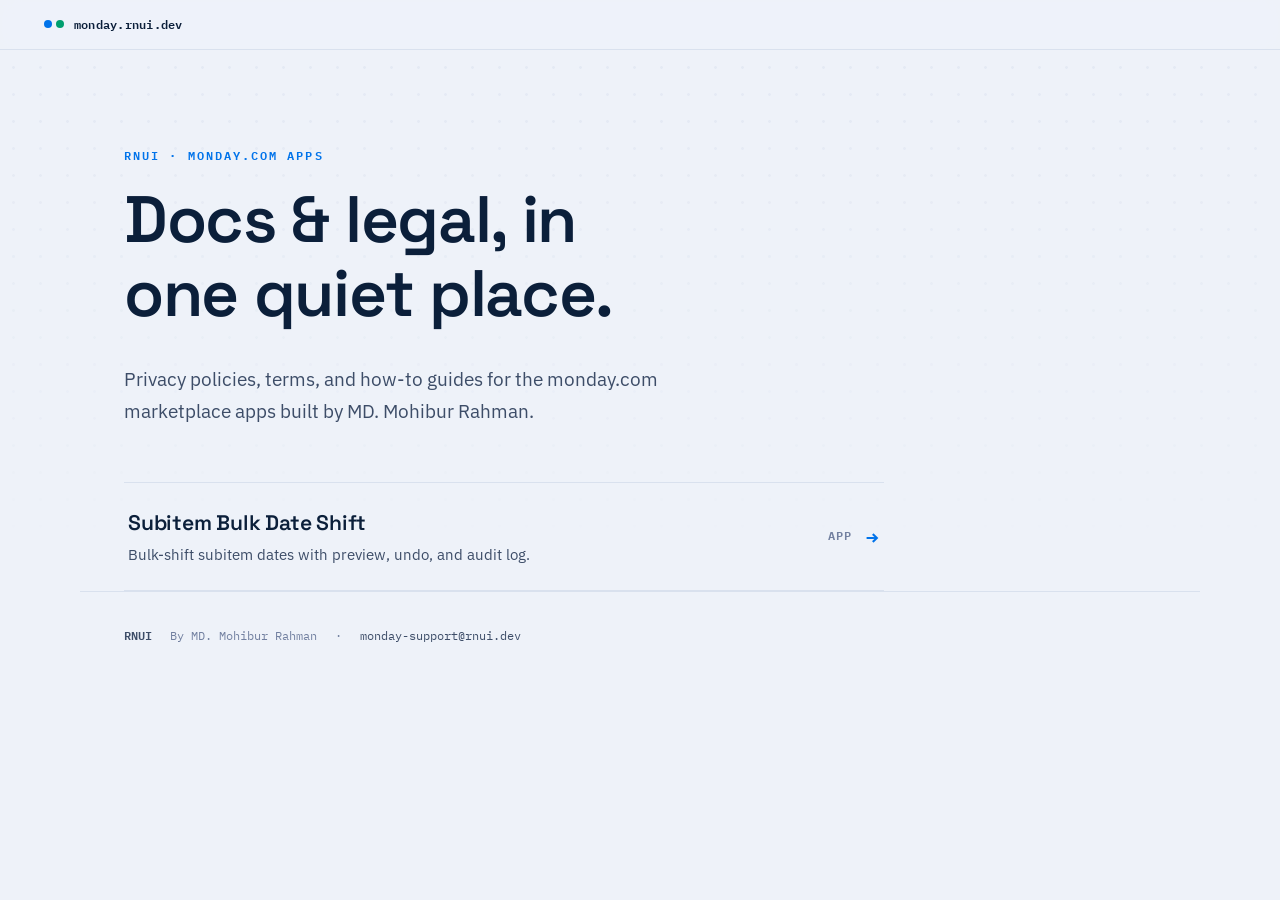
<file: index.html>
<!DOCTYPE html>
<html lang="en"><head>
<meta charset="utf-8"><meta name="viewport" content="width=device-width,initial-scale=1">
<title>RNUI — monday.com apps</title>
<meta name="description" content="Legal and documentation pages for monday.com marketplace apps by MD. Mohibur Rahman.">
<meta name="robots" content="index,follow">
<link rel="preconnect" href="https://fonts.googleapis.com">
<link rel="preconnect" href="https://fonts.gstatic.com" crossorigin>
<link href="https://fonts.googleapis.com/css2?family=IBM+Plex+Mono:wght@500;600&family=IBM+Plex+Sans:wght@400;500;600&family=Space+Grotesk:wght@500;600;700&display=swap" rel="stylesheet">
<link rel="stylesheet" href="/assets/style.css">
</head>
<body class="anim">
<header class="masthead">
  <a class="wordmark" href="/"><span class="dot"></span>monday.rnui.dev</a>
</header>

<main class="shell">
  <section class="hero">
    <p class="eyebrow">RNUI · monday.com apps</p>
    <h1 class="hero-title">Docs &amp; legal, in one quiet place.</h1>
    <p class="hero-sub">Privacy policies, terms, and how-to guides for the monday.com marketplace apps built by MD. Mohibur Rahman.</p>
  </section>

  <nav class="docindex" aria-label="Apps">
    <a class="doc" href="./subitem-bulk-date-shift/">
      <span class="doc-main">
        <span class="doc-title">Subitem Bulk Date Shift</span>
        <span class="doc-desc">Bulk-shift subitem dates with preview, undo, and audit log.</span>
      </span>
      <span class="doc-side">App<span class="doc-arrow">→</span></span>
    </a>
  </nav>
</main>

<footer class="site">
  <b>RNUI</b>
  <span>By MD. Mohibur Rahman</span>
  <span>·</span>
  <a href="mailto:monday-support@rnui.dev">monday-support@rnui.dev</a>
</footer>
</body></html>
</file>
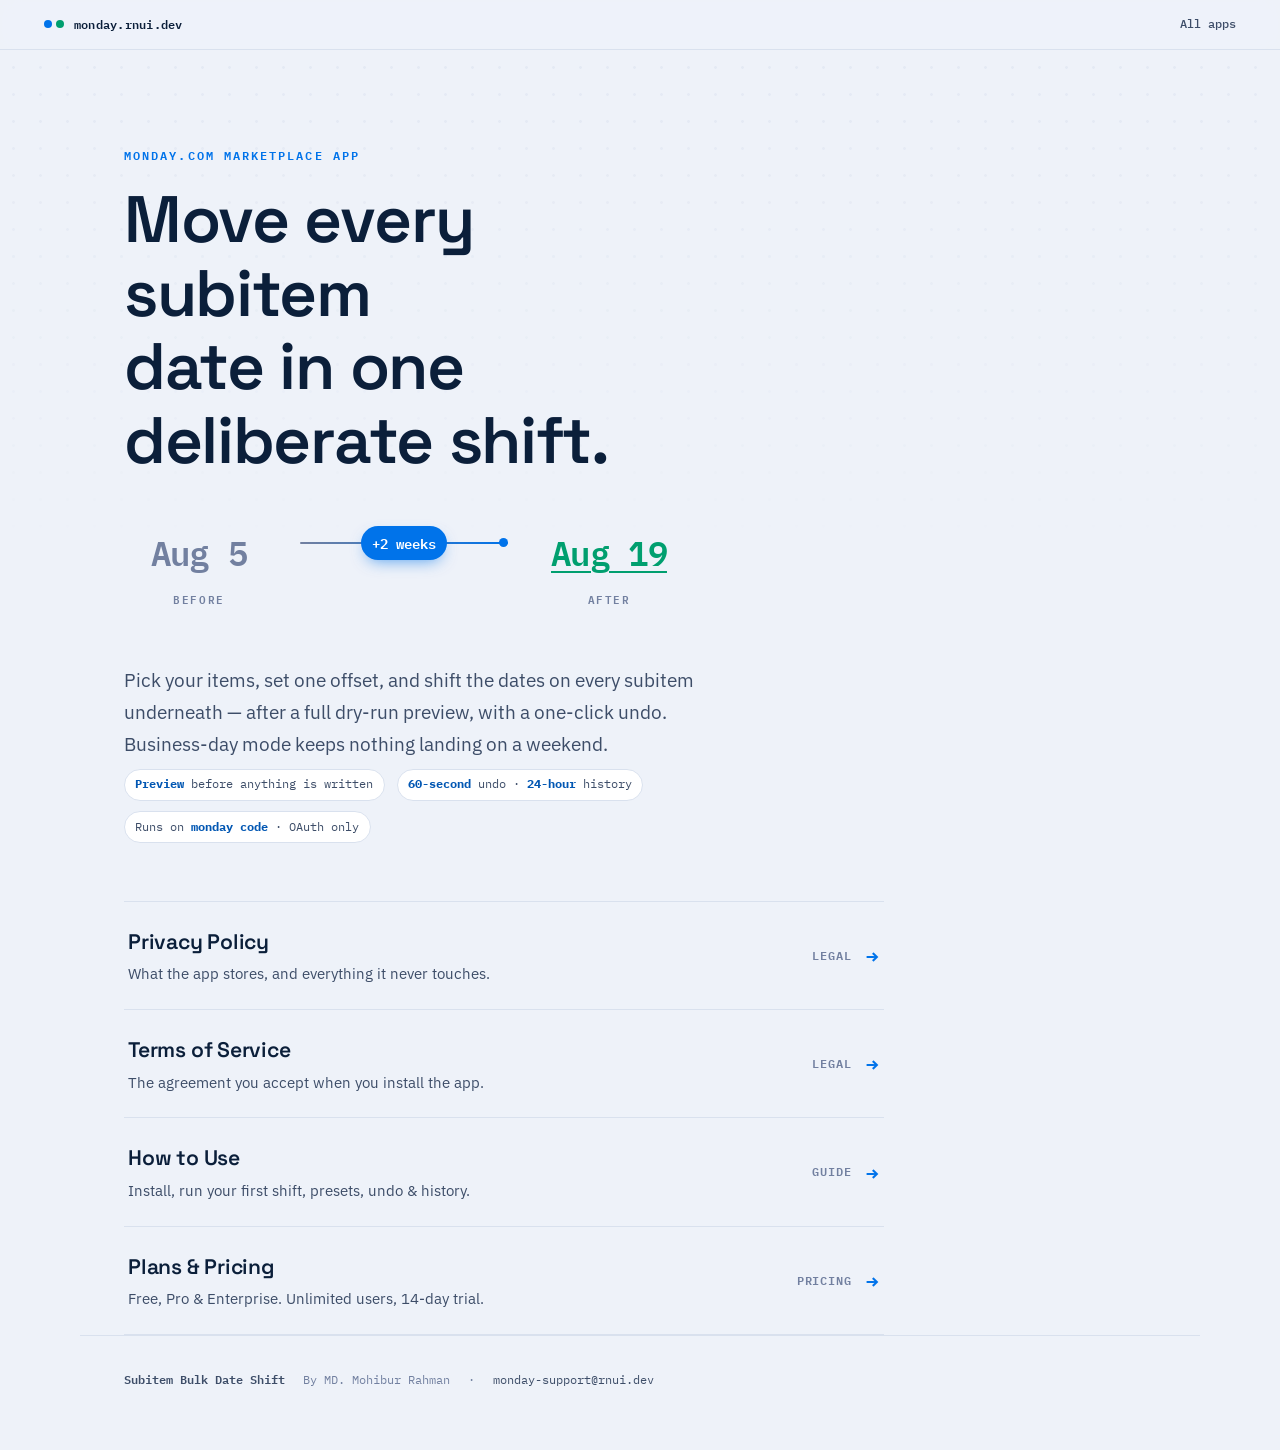
<file: subitem-bulk-date-shift/index.html>
<!DOCTYPE html>
<html lang="en"><head>
<meta charset="utf-8"><meta name="viewport" content="width=device-width,initial-scale=1">
<title>Subitem Bulk Date Shift — monday.com app</title>
<meta name="description" content="Bulk-shift the dates under your selected monday.com items by a single offset — preview every change, undo in one click, count business days only.">
<meta name="robots" content="index,follow">
<link rel="preconnect" href="https://fonts.googleapis.com">
<link rel="preconnect" href="https://fonts.gstatic.com" crossorigin>
<link href="https://fonts.googleapis.com/css2?family=IBM+Plex+Mono:wght@500;600&family=IBM+Plex+Sans:wght@400;500;600&family=Space+Grotesk:wght@500;600;700&display=swap" rel="stylesheet">
<link rel="stylesheet" href="/assets/style.css">
</head>
<body class="anim">
<header class="masthead">
  <a class="wordmark" href="/"><span class="dot"></span>monday.rnui.dev</a>
  <nav><a href="/">All apps</a></nav>
</header>

<main class="shell">
  <section class="hero">
    <p class="eyebrow">monday.com marketplace app</p>
    <h1 class="hero-title">Move every subitem date in one deliberate shift.</h1>

    <div class="shift" role="img" aria-label="Example: a due date of August 5, shifted by plus two weeks, becomes August 19.">
      <div class="shift-node is-before"><span class="shift-date">Aug&nbsp;5</span><span class="shift-tag">before</span></div>
      <div class="shift-track"><span class="shift-delta">+2 weeks</span></div>
      <div class="shift-node is-after"><span class="shift-date">Aug&nbsp;19</span><span class="shift-tag">after</span></div>
    </div>

    <p class="hero-sub">Pick your items, set one offset, and shift the dates on every subitem underneath — after a full dry-run preview, with a one-click undo. Business-day mode keeps nothing landing on a weekend.</p>

    <div class="facts">
      <span class="fact"><b>Preview</b> before anything is written</span>
      <span class="fact"><b>60-second</b> undo · <b>24-hour</b> history</span>
      <span class="fact">Runs on <b>monday code</b> · OAuth only</span>
    </div>
  </section>

  <nav class="docindex" aria-label="Documents">
    <a class="doc" href="./privacy">
      <span class="doc-main">
        <span class="doc-title">Privacy Policy</span>
        <span class="doc-desc">What the app stores, and everything it never touches.</span>
      </span>
      <span class="doc-side">Legal<span class="doc-arrow">→</span></span>
    </a>
    <a class="doc" href="./terms">
      <span class="doc-main">
        <span class="doc-title">Terms of Service</span>
        <span class="doc-desc">The agreement you accept when you install the app.</span>
      </span>
      <span class="doc-side">Legal<span class="doc-arrow">→</span></span>
    </a>
    <a class="doc" href="./guide">
      <span class="doc-main">
        <span class="doc-title">How to Use</span>
        <span class="doc-desc">Install, run your first shift, presets, undo &amp; history.</span>
      </span>
      <span class="doc-side">Guide<span class="doc-arrow">→</span></span>
    </a>
    <a class="doc" href="./pricing">
      <span class="doc-main">
        <span class="doc-title">Plans &amp; Pricing</span>
        <span class="doc-desc">Free, Pro &amp; Enterprise. Unlimited users, 14-day trial.</span>
      </span>
      <span class="doc-side">Pricing<span class="doc-arrow">→</span></span>
    </a>
  </nav>
</main>

<footer class="site">
  <b>Subitem Bulk Date Shift</b>
  <span>By MD. Mohibur Rahman</span>
  <span>·</span>
  <a href="mailto:monday-support@rnui.dev">monday-support@rnui.dev</a>
</footer>
</body></html>
</file>
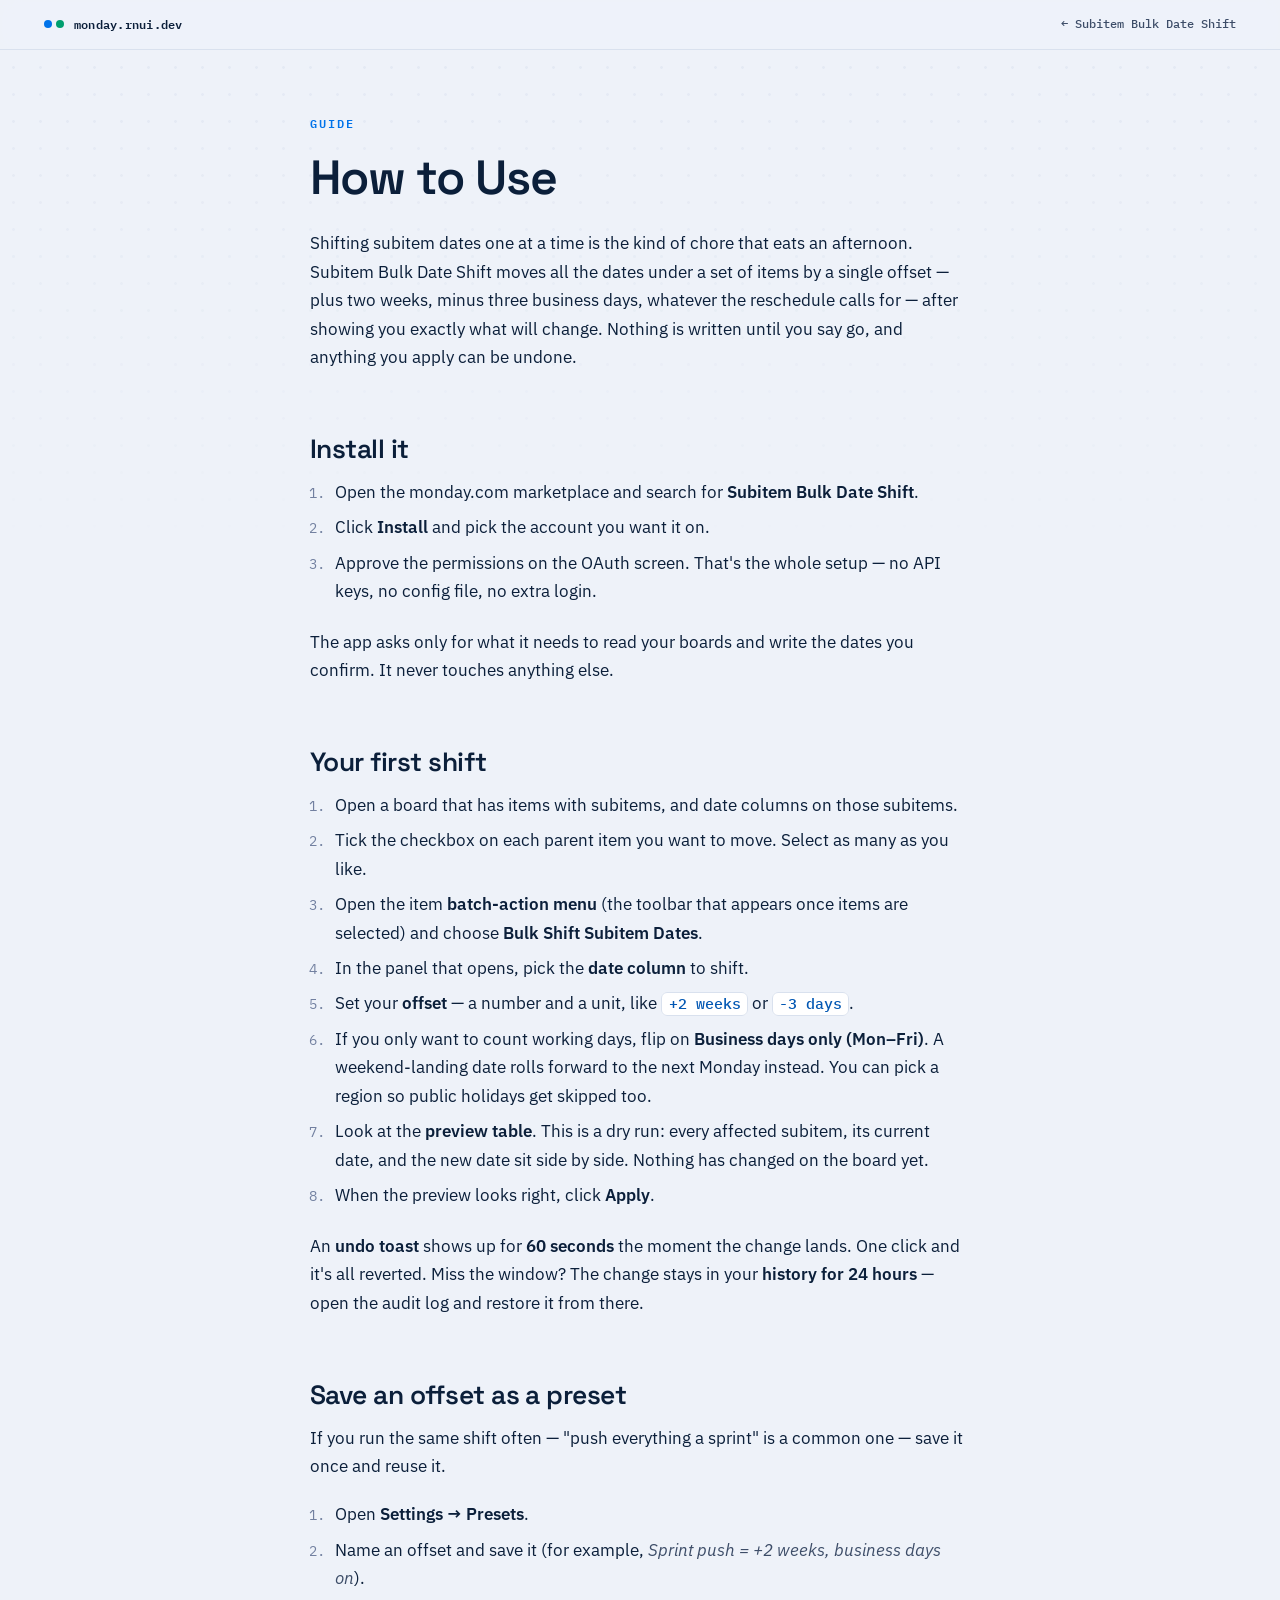
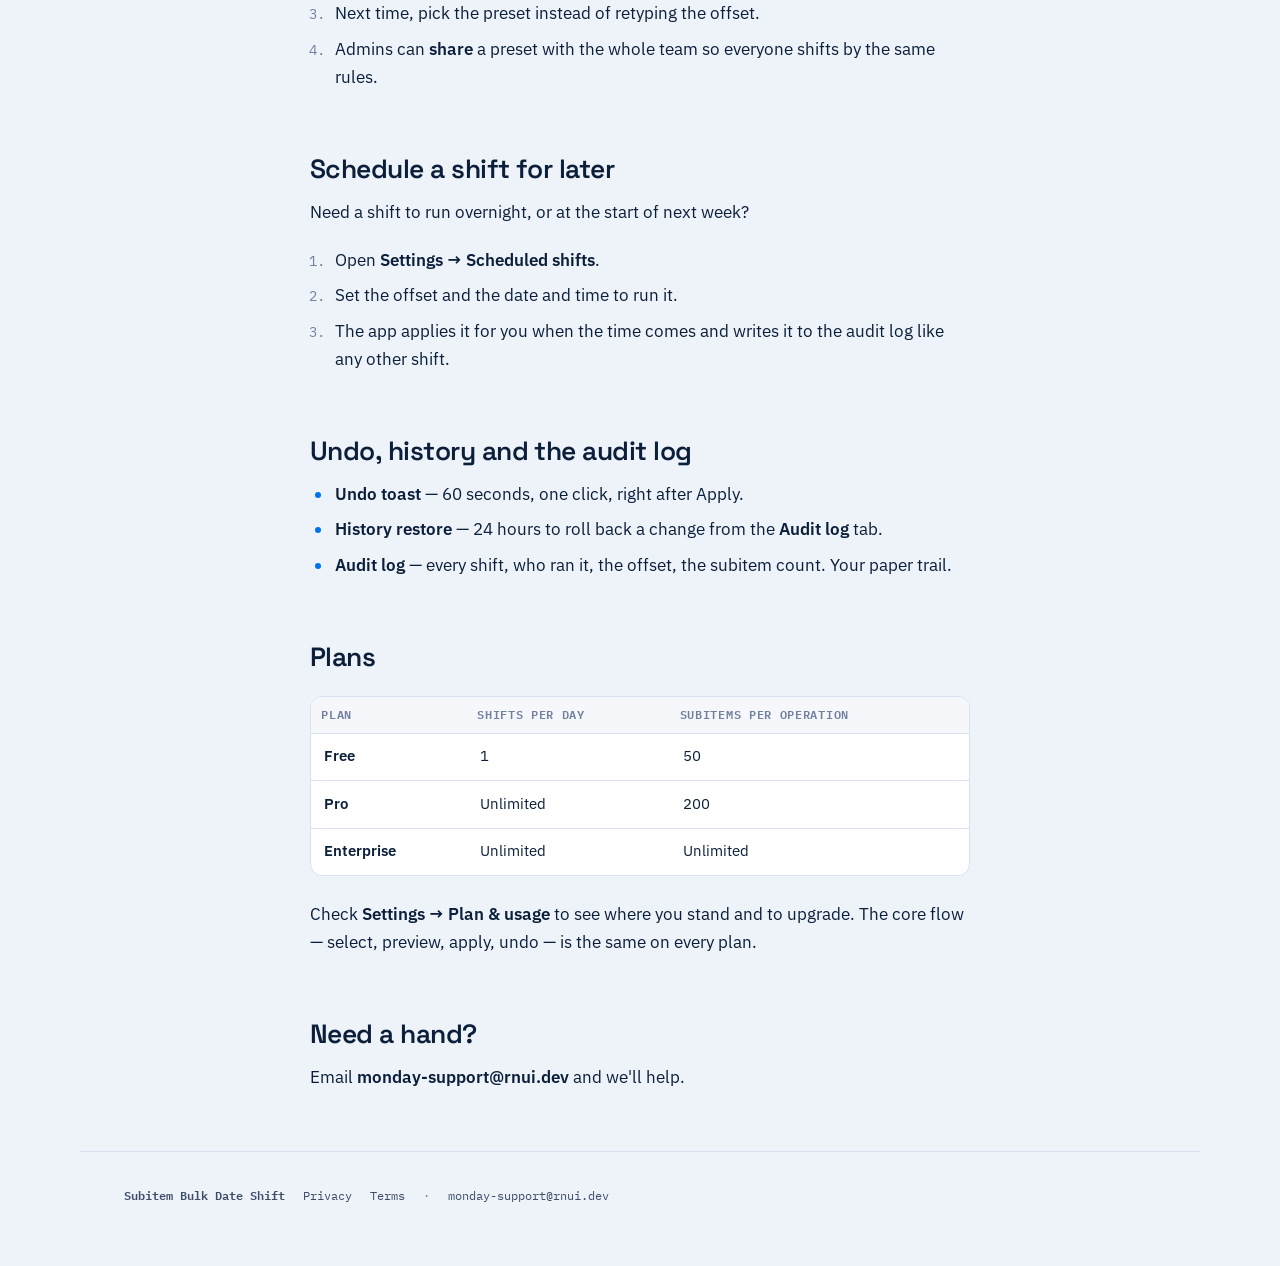
<file: subitem-bulk-date-shift/guide/index.html>
<!DOCTYPE html>
<html lang="en"><head>
<meta charset="utf-8"><meta name="viewport" content="width=device-width,initial-scale=1">
<title>How to Use — Subitem Bulk Date Shift</title>
<meta name="description" content="Install Subitem Bulk Date Shift, run your first bulk date shift, save presets, schedule shifts, and undo from history.">
<meta name="robots" content="index,follow">
<link rel="preconnect" href="https://fonts.googleapis.com">
<link rel="preconnect" href="https://fonts.gstatic.com" crossorigin>
<link href="https://fonts.googleapis.com/css2?family=IBM+Plex+Mono:wght@500;600&family=IBM+Plex+Sans:wght@400;500;600&family=Space+Grotesk:wght@500;600;700&display=swap" rel="stylesheet">
<link rel="stylesheet" href="/assets/style.css">
</head>
<body>
<header class="masthead">
  <a class="wordmark" href="/"><span class="dot"></span>monday.rnui.dev</a>
  <a class="backlink" href="/subitem-bulk-date-shift/">← Subitem Bulk Date Shift</a>
</header>

<main class="shell"><article class="prose">
<p class="eyebrow">Guide</p>
<h1>How to Use</h1>
<p>Shifting subitem dates one at a time is the kind of chore that eats an afternoon. Subitem Bulk Date Shift moves all the dates under a set of items by a single offset — plus two weeks, minus three business days, whatever the reschedule calls for — after showing you exactly what will change. Nothing is written until you say go, and anything you apply can be undone.</p>

<h2>Install it</h2>
<ol>
<li>Open the monday.com marketplace and search for <strong>Subitem Bulk Date Shift</strong>.</li>
<li>Click <strong>Install</strong> and pick the account you want it on.</li>
<li>Approve the permissions on the OAuth screen. That's the whole setup — no API keys, no config file, no extra login.</li>
</ol>
<p>The app asks only for what it needs to read your boards and write the dates you confirm. It never touches anything else.</p>

<h2>Your first shift</h2>
<ol>
<li>Open a board that has items with subitems, and date columns on those subitems.</li>
<li>Tick the checkbox on each parent item you want to move. Select as many as you like.</li>
<li>Open the item <strong>batch-action menu</strong> (the toolbar that appears once items are selected) and choose <strong>Bulk Shift Subitem Dates</strong>.</li>
<li>In the panel that opens, pick the <strong>date column</strong> to shift.</li>
<li>Set your <strong>offset</strong> — a number and a unit, like <code>+2 weeks</code> or <code>-3 days</code>.</li>
<li>If you only want to count working days, flip on <strong>Business days only (Mon–Fri)</strong>. A weekend-landing date rolls forward to the next Monday instead. You can pick a region so public holidays get skipped too.</li>
<li>Look at the <strong>preview table</strong>. This is a dry run: every affected subitem, its current date, and the new date sit side by side. Nothing has changed on the board yet.</li>
<li>When the preview looks right, click <strong>Apply</strong>.</li>
</ol>
<p>An <strong>undo toast</strong> shows up for <strong>60 seconds</strong> the moment the change lands. One click and it's all reverted. Miss the window? The change stays in your <strong>history for 24 hours</strong> — open the audit log and restore it from there.</p>

<h2>Save an offset as a preset</h2>
<p>If you run the same shift often — "push everything a sprint" is a common one — save it once and reuse it.</p>
<ol>
<li>Open <strong>Settings → Presets</strong>.</li>
<li>Name an offset and save it (for example, <em>Sprint push = +2 weeks, business days on</em>).</li>
<li>Next time, pick the preset instead of retyping the offset.</li>
<li>Admins can <strong>share</strong> a preset with the whole team so everyone shifts by the same rules.</li>
</ol>

<h2>Schedule a shift for later</h2>
<p>Need a shift to run overnight, or at the start of next week?</p>
<ol>
<li>Open <strong>Settings → Scheduled shifts</strong>.</li>
<li>Set the offset and the date and time to run it.</li>
<li>The app applies it for you when the time comes and writes it to the audit log like any other shift.</li>
</ol>

<h2>Undo, history and the audit log</h2>
<ul>
<li><strong>Undo toast</strong> — 60 seconds, one click, right after Apply.</li>
<li><strong>History restore</strong> — 24 hours to roll back a change from the <strong>Audit log</strong> tab.</li>
<li><strong>Audit log</strong> — every shift, who ran it, the offset, the subitem count. Your paper trail.</li>
</ul>

<h2>Plans</h2>
<table>
<thead><tr><th>Plan</th><th>Shifts per day</th><th>Subitems per operation</th></tr></thead>
<tbody>
<tr><td>Free</td><td>1</td><td>50</td></tr>
<tr><td>Pro</td><td>Unlimited</td><td>200</td></tr>
<tr><td>Enterprise</td><td>Unlimited</td><td>Unlimited</td></tr>
</tbody>
</table>
<p>Check <strong>Settings → Plan &amp; usage</strong> to see where you stand and to upgrade. The core flow — select, preview, apply, undo — is the same on every plan.</p>

<h2>Need a hand?</h2>
<p>Email <strong>monday-support@rnui.dev</strong> and we'll help.</p>
</article></main>

<footer class="site">
  <b>Subitem Bulk Date Shift</b>
  <a href="/subitem-bulk-date-shift/privacy">Privacy</a>
  <a href="/subitem-bulk-date-shift/terms">Terms</a>
  <span>·</span>
  <a href="mailto:monday-support@rnui.dev">monday-support@rnui.dev</a>
</footer>
</body></html>
</file>
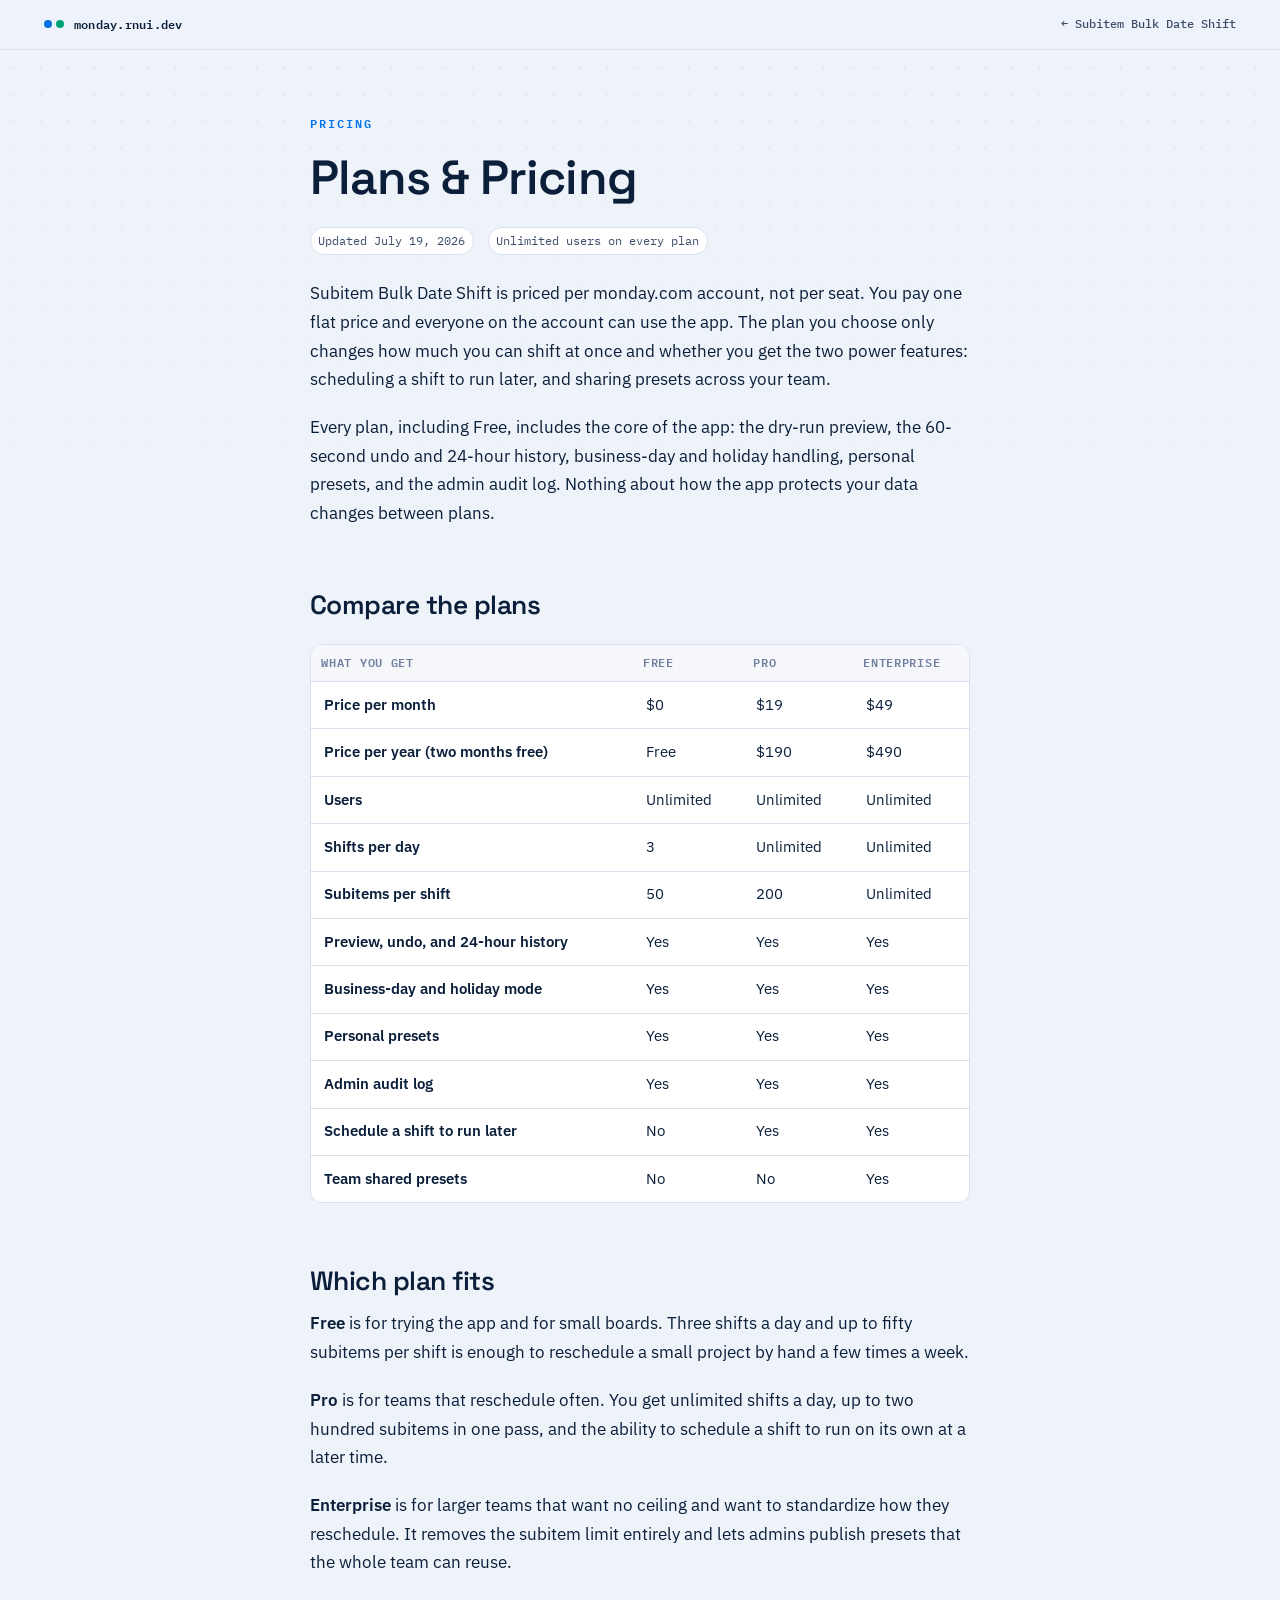
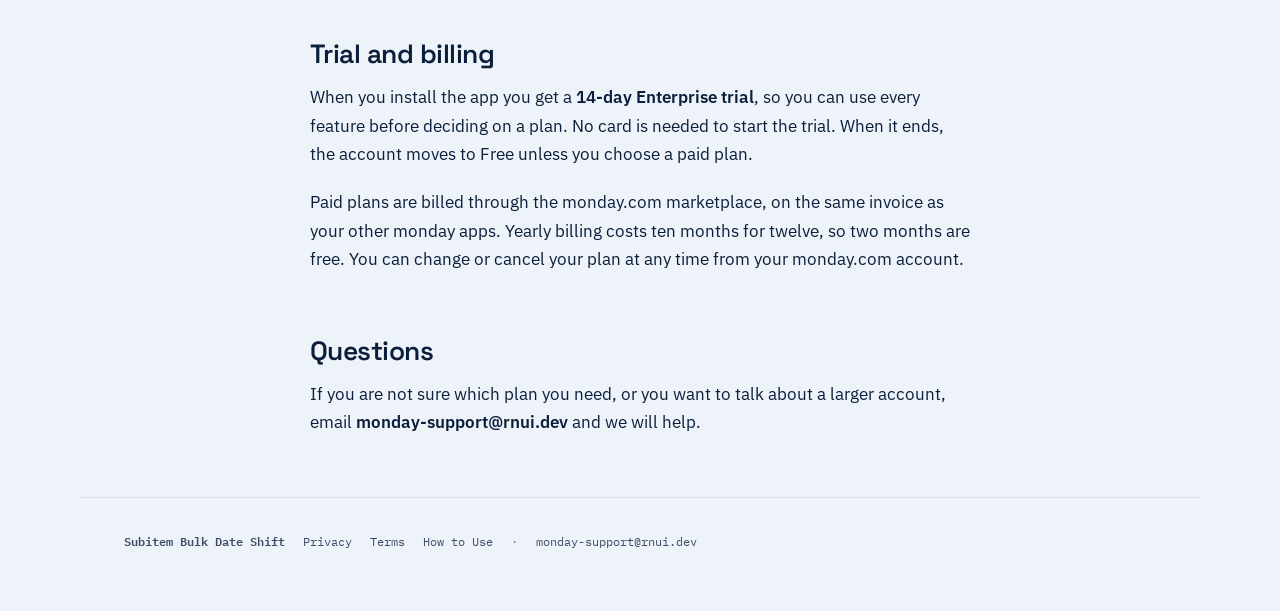
<file: subitem-bulk-date-shift/pricing/index.html>
<!DOCTYPE html>
<html lang="en"><head>
<meta charset="utf-8"><meta name="viewport" content="width=device-width,initial-scale=1">
<title>Plans &amp; Pricing — Subitem Bulk Date Shift</title>
<meta name="description" content="Simple flat pricing for Subitem Bulk Date Shift. Free, Pro, and Enterprise plans, unlimited users on every plan, with a 14-day Enterprise trial on install.">
<meta name="robots" content="index,follow">
<link rel="preconnect" href="https://fonts.googleapis.com">
<link rel="preconnect" href="https://fonts.gstatic.com" crossorigin>
<link href="https://fonts.googleapis.com/css2?family=IBM+Plex+Mono:wght@500;600&family=IBM+Plex+Sans:wght@400;500;600&family=Space+Grotesk:wght@500;600;700&display=swap" rel="stylesheet">
<link rel="stylesheet" href="/assets/style.css">
</head>
<body>
<header class="masthead">
  <a class="wordmark" href="/"><span class="dot"></span>monday.rnui.dev</a>
  <a class="backlink" href="/subitem-bulk-date-shift/">← Subitem Bulk Date Shift</a>
</header>

<main class="shell"><article class="prose">
<p class="eyebrow">Pricing</p>
<h1>Plans &amp; Pricing</h1>
<p class="meta"><span class="chip">Updated July 19, 2026</span><span class="chip">Unlimited users on every plan</span></p>

<p>Subitem Bulk Date Shift is priced per monday.com account, not per seat. You pay one flat price and everyone on the account can use the app. The plan you choose only changes how much you can shift at once and whether you get the two power features: scheduling a shift to run later, and sharing presets across your team.</p>

<p>Every plan, including Free, includes the core of the app: the dry-run preview, the 60-second undo and 24-hour history, business-day and holiday handling, personal presets, and the admin audit log. Nothing about how the app protects your data changes between plans.</p>

<h2>Compare the plans</h2>
<table>
<thead><tr><th>What you get</th><th>Free</th><th>Pro</th><th>Enterprise</th></tr></thead>
<tbody>
<tr><td>Price per month</td><td>$0</td><td>$19</td><td>$49</td></tr>
<tr><td>Price per year (two months free)</td><td>Free</td><td>$190</td><td>$490</td></tr>
<tr><td>Users</td><td>Unlimited</td><td>Unlimited</td><td>Unlimited</td></tr>
<tr><td>Shifts per day</td><td>3</td><td>Unlimited</td><td>Unlimited</td></tr>
<tr><td>Subitems per shift</td><td>50</td><td>200</td><td>Unlimited</td></tr>
<tr><td>Preview, undo, and 24-hour history</td><td>Yes</td><td>Yes</td><td>Yes</td></tr>
<tr><td>Business-day and holiday mode</td><td>Yes</td><td>Yes</td><td>Yes</td></tr>
<tr><td>Personal presets</td><td>Yes</td><td>Yes</td><td>Yes</td></tr>
<tr><td>Admin audit log</td><td>Yes</td><td>Yes</td><td>Yes</td></tr>
<tr><td>Schedule a shift to run later</td><td>No</td><td>Yes</td><td>Yes</td></tr>
<tr><td>Team shared presets</td><td>No</td><td>No</td><td>Yes</td></tr>
</tbody>
</table>

<h2>Which plan fits</h2>
<p><strong>Free</strong> is for trying the app and for small boards. Three shifts a day and up to fifty subitems per shift is enough to reschedule a small project by hand a few times a week.</p>
<p><strong>Pro</strong> is for teams that reschedule often. You get unlimited shifts a day, up to two hundred subitems in one pass, and the ability to schedule a shift to run on its own at a later time.</p>
<p><strong>Enterprise</strong> is for larger teams that want no ceiling and want to standardize how they reschedule. It removes the subitem limit entirely and lets admins publish presets that the whole team can reuse.</p>

<h2>Trial and billing</h2>
<p>When you install the app you get a <strong>14-day Enterprise trial</strong>, so you can use every feature before deciding on a plan. No card is needed to start the trial. When it ends, the account moves to Free unless you choose a paid plan.</p>
<p>Paid plans are billed through the monday.com marketplace, on the same invoice as your other monday apps. Yearly billing costs ten months for twelve, so two months are free. You can change or cancel your plan at any time from your monday.com account.</p>

<h2>Questions</h2>
<p>If you are not sure which plan you need, or you want to talk about a larger account, email <strong>monday-support@rnui.dev</strong> and we will help.</p>
</article></main>

<footer class="site">
  <b>Subitem Bulk Date Shift</b>
  <a href="/subitem-bulk-date-shift/privacy">Privacy</a>
  <a href="/subitem-bulk-date-shift/terms">Terms</a>
  <a href="/subitem-bulk-date-shift/guide">How to Use</a>
  <span>·</span>
  <a href="mailto:monday-support@rnui.dev">monday-support@rnui.dev</a>
</footer>
</body></html>
</file>
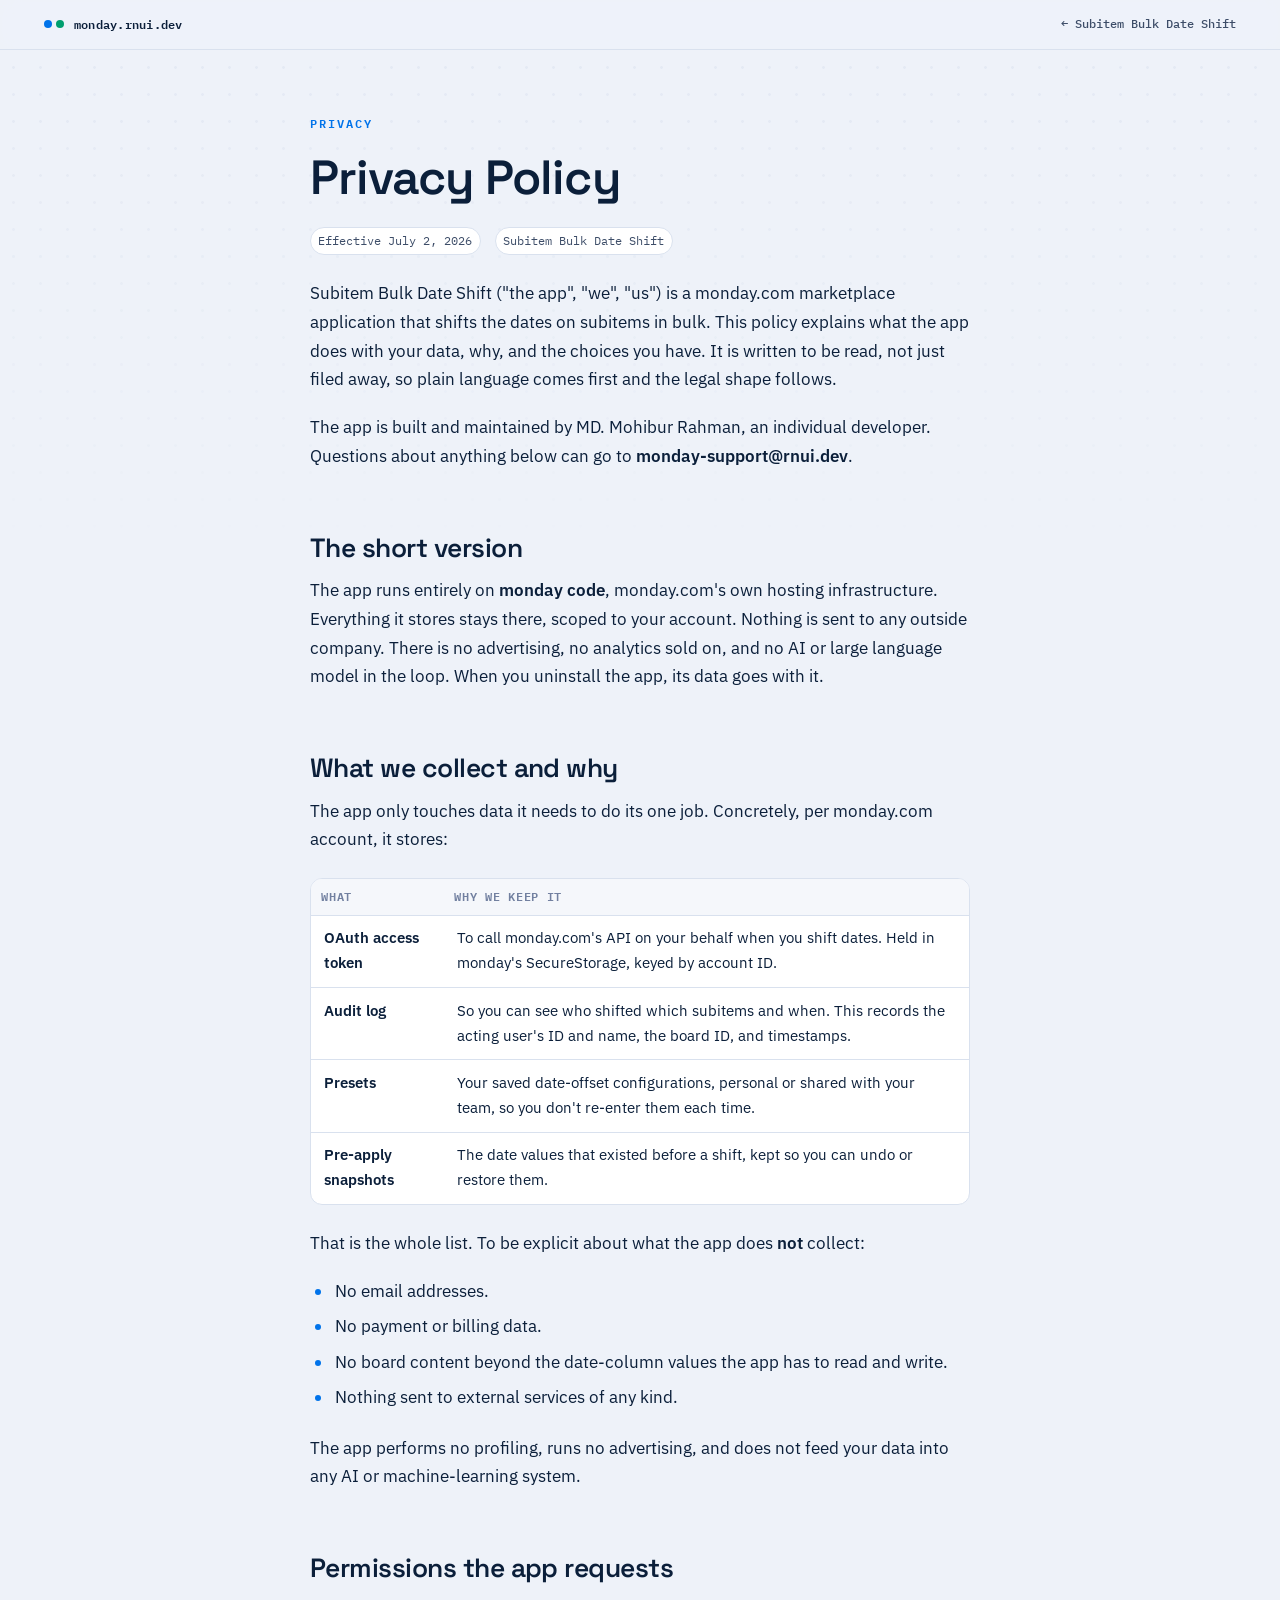
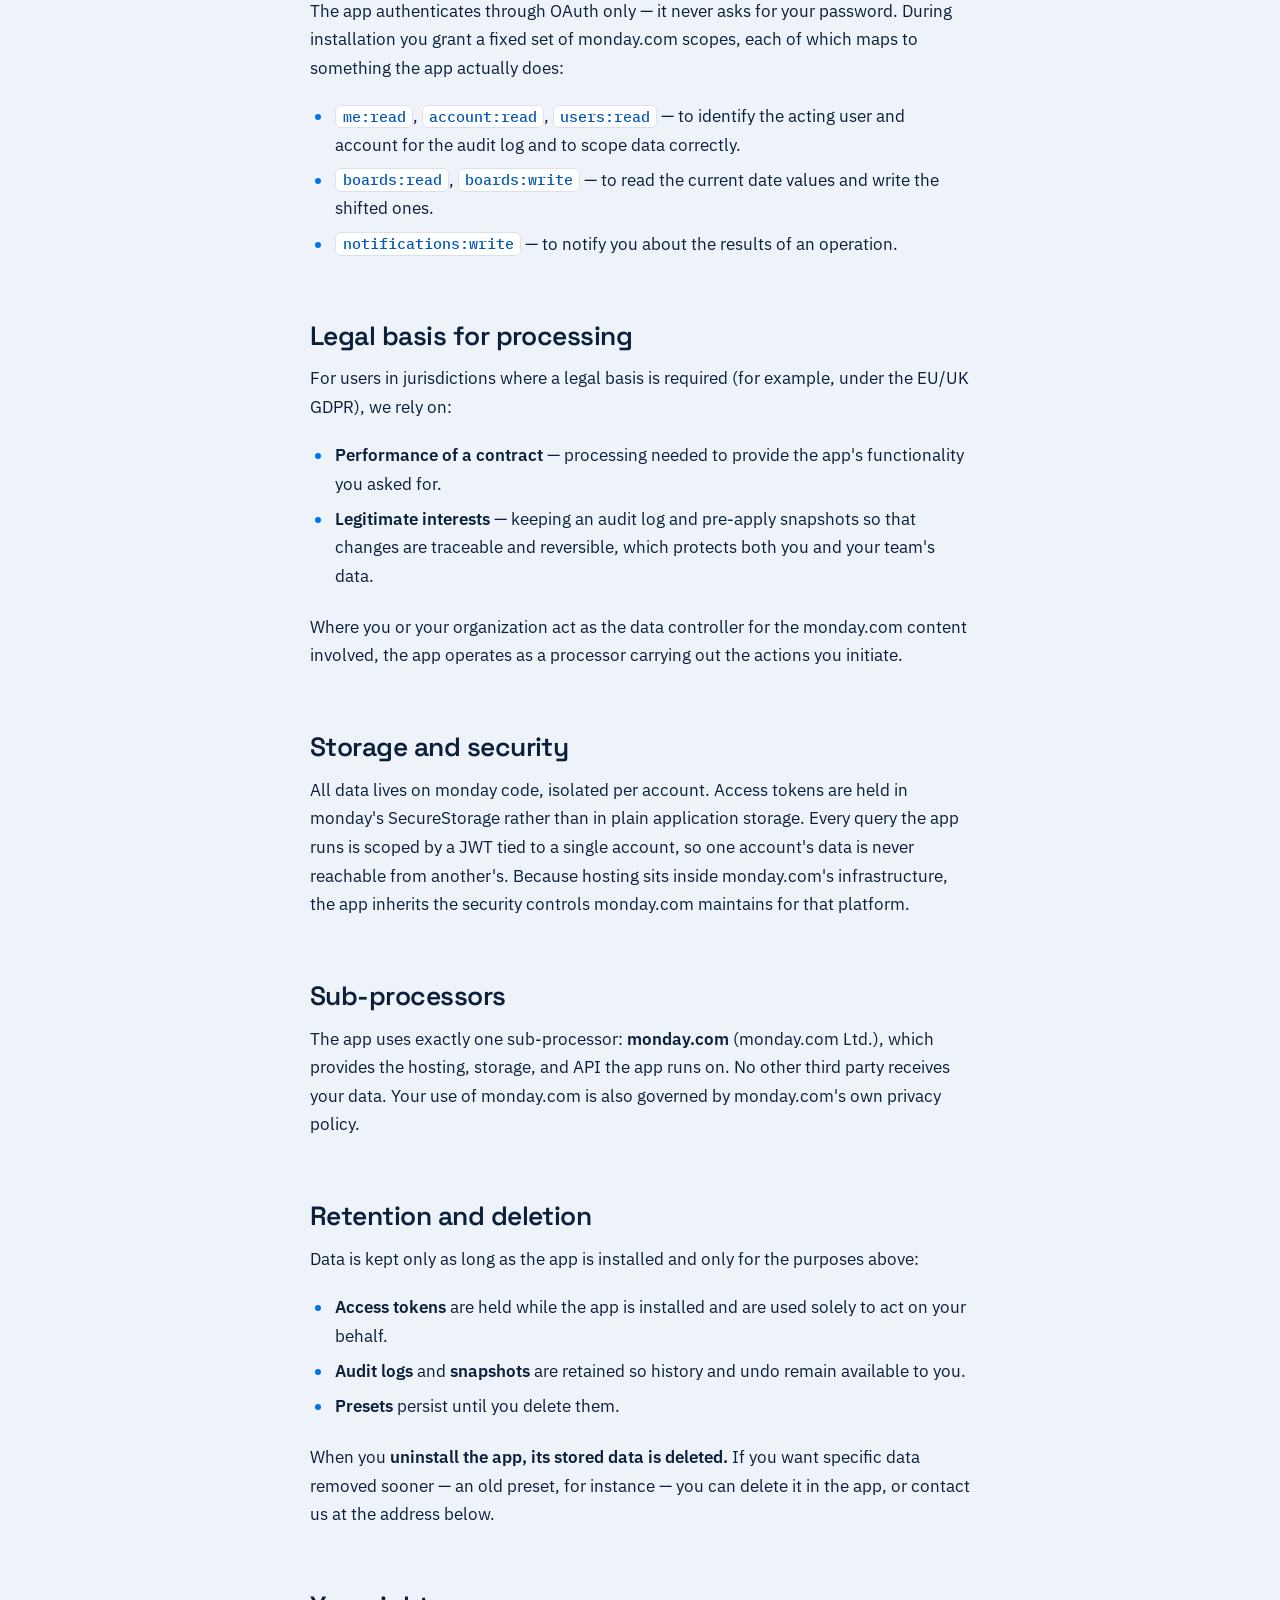
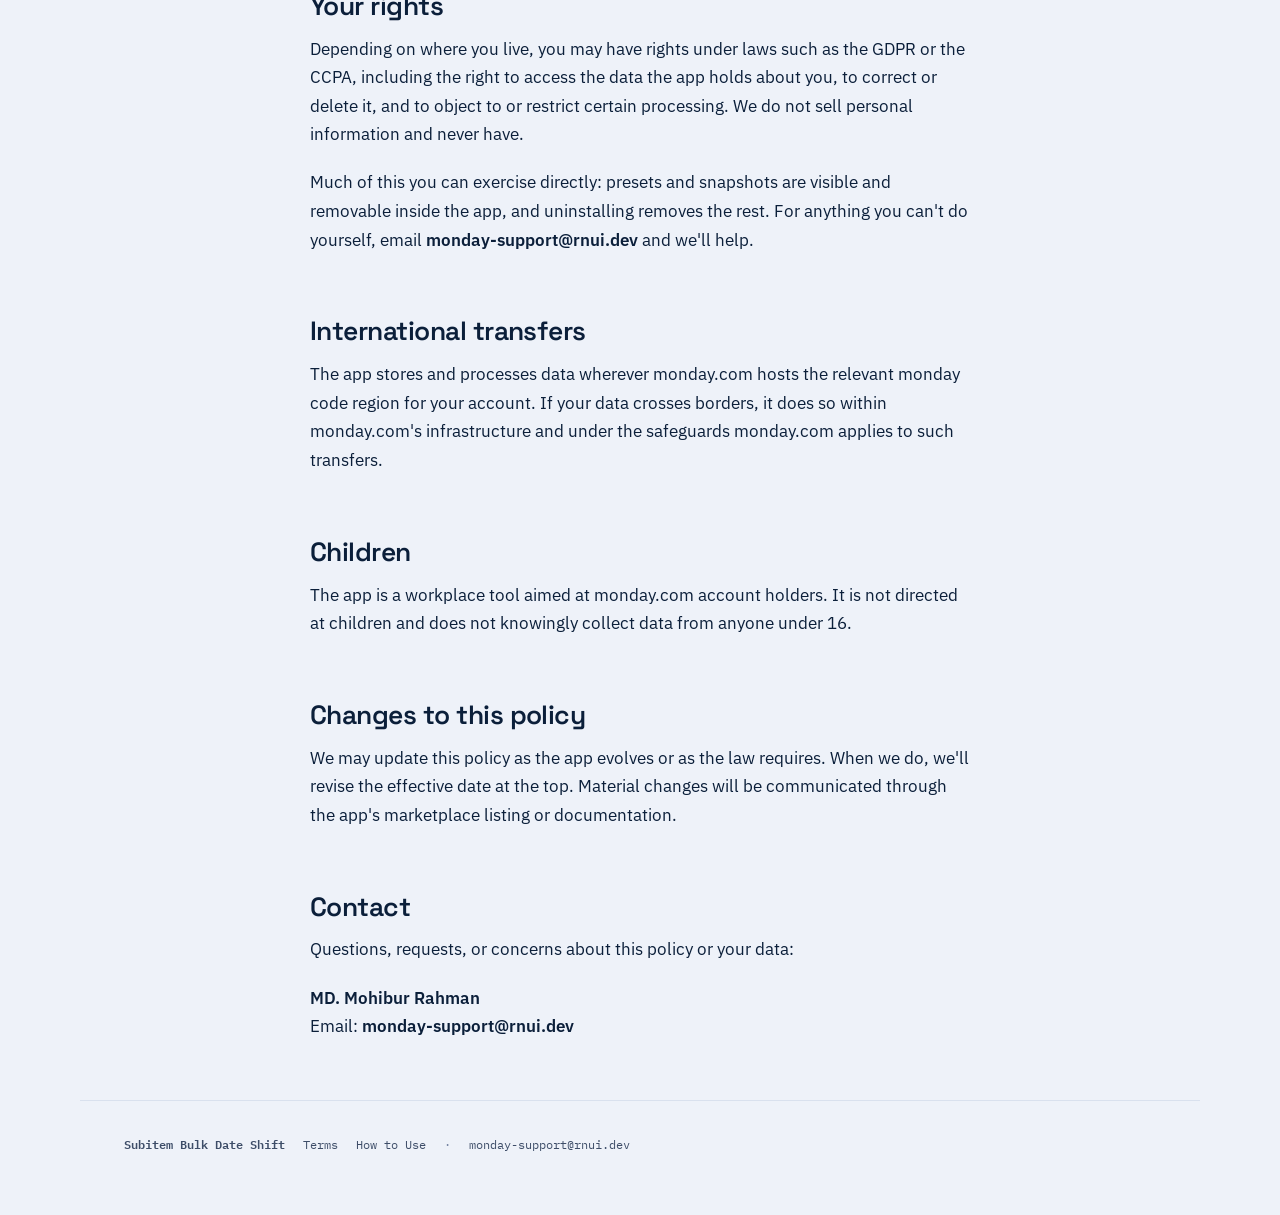
<file: subitem-bulk-date-shift/privacy/index.html>
<!DOCTYPE html>
<html lang="en"><head>
<meta charset="utf-8"><meta name="viewport" content="width=device-width,initial-scale=1">
<title>Privacy Policy — Subitem Bulk Date Shift</title>
<meta name="description" content="What Subitem Bulk Date Shift stores, why, and the choices you have. Runs entirely on monday code; nothing is sent to any outside company.">
<meta name="robots" content="index,follow">
<link rel="preconnect" href="https://fonts.googleapis.com">
<link rel="preconnect" href="https://fonts.gstatic.com" crossorigin>
<link href="https://fonts.googleapis.com/css2?family=IBM+Plex+Mono:wght@500;600&family=IBM+Plex+Sans:wght@400;500;600&family=Space+Grotesk:wght@500;600;700&display=swap" rel="stylesheet">
<link rel="stylesheet" href="/assets/style.css">
</head>
<body>
<header class="masthead">
  <a class="wordmark" href="/"><span class="dot"></span>monday.rnui.dev</a>
  <a class="backlink" href="/subitem-bulk-date-shift/">← Subitem Bulk Date Shift</a>
</header>

<main class="shell"><article class="prose">
<p class="eyebrow">Privacy</p>
<h1>Privacy Policy</h1>
<p class="meta"><span class="chip">Effective July 2, 2026</span><span class="chip">Subitem Bulk Date Shift</span></p>

<p>Subitem Bulk Date Shift ("the app", "we", "us") is a monday.com marketplace application that shifts the dates on subitems in bulk. This policy explains what the app does with your data, why, and the choices you have. It is written to be read, not just filed away, so plain language comes first and the legal shape follows.</p>
<p>The app is built and maintained by MD. Mohibur Rahman, an individual developer. Questions about anything below can go to <strong>monday-support@rnui.dev</strong>.</p>

<h2>The short version</h2>
<p>The app runs entirely on <strong>monday code</strong>, monday.com's own hosting infrastructure. Everything it stores stays there, scoped to your account. Nothing is sent to any outside company. There is no advertising, no analytics sold on, and no AI or large language model in the loop. When you uninstall the app, its data goes with it.</p>

<h2>What we collect and why</h2>
<p>The app only touches data it needs to do its one job. Concretely, per monday.com account, it stores:</p>
<table>
<thead><tr><th>What</th><th>Why we keep it</th></tr></thead>
<tbody>
<tr><td>OAuth access token</td><td>To call monday.com's API on your behalf when you shift dates. Held in monday's SecureStorage, keyed by account ID.</td></tr>
<tr><td>Audit log</td><td>So you can see who shifted which subitems and when. This records the acting user's ID and name, the board ID, and timestamps.</td></tr>
<tr><td>Presets</td><td>Your saved date-offset configurations, personal or shared with your team, so you don't re-enter them each time.</td></tr>
<tr><td>Pre-apply snapshots</td><td>The date values that existed before a shift, kept so you can undo or restore them.</td></tr>
</tbody>
</table>
<p>That is the whole list. To be explicit about what the app does <strong>not</strong> collect:</p>
<ul>
<li>No email addresses.</li>
<li>No payment or billing data.</li>
<li>No board content beyond the date-column values the app has to read and write.</li>
<li>Nothing sent to external services of any kind.</li>
</ul>
<p>The app performs no profiling, runs no advertising, and does not feed your data into any AI or machine-learning system.</p>

<h2>Permissions the app requests</h2>
<p>The app authenticates through OAuth only — it never asks for your password. During installation you grant a fixed set of monday.com scopes, each of which maps to something the app actually does:</p>
<ul>
<li><code>me:read</code>, <code>account:read</code>, <code>users:read</code> — to identify the acting user and account for the audit log and to scope data correctly.</li>
<li><code>boards:read</code>, <code>boards:write</code> — to read the current date values and write the shifted ones.</li>
<li><code>notifications:write</code> — to notify you about the results of an operation.</li>
</ul>

<h2>Legal basis for processing</h2>
<p>For users in jurisdictions where a legal basis is required (for example, under the EU/UK GDPR), we rely on:</p>
<ul>
<li><strong>Performance of a contract</strong> — processing needed to provide the app's functionality you asked for.</li>
<li><strong>Legitimate interests</strong> — keeping an audit log and pre-apply snapshots so that changes are traceable and reversible, which protects both you and your team's data.</li>
</ul>
<p>Where you or your organization act as the data controller for the monday.com content involved, the app operates as a processor carrying out the actions you initiate.</p>

<h2>Storage and security</h2>
<p>All data lives on monday code, isolated per account. Access tokens are held in monday's SecureStorage rather than in plain application storage. Every query the app runs is scoped by a JWT tied to a single account, so one account's data is never reachable from another's. Because hosting sits inside monday.com's infrastructure, the app inherits the security controls monday.com maintains for that platform.</p>

<h2>Sub-processors</h2>
<p>The app uses exactly one sub-processor: <strong>monday.com</strong> (monday.com Ltd.), which provides the hosting, storage, and API the app runs on. No other third party receives your data. Your use of monday.com is also governed by monday.com's own privacy policy.</p>

<h2>Retention and deletion</h2>
<p>Data is kept only as long as the app is installed and only for the purposes above:</p>
<ul>
<li><strong>Access tokens</strong> are held while the app is installed and are used solely to act on your behalf.</li>
<li><strong>Audit logs</strong> and <strong>snapshots</strong> are retained so history and undo remain available to you.</li>
<li><strong>Presets</strong> persist until you delete them.</li>
</ul>
<p>When you <strong>uninstall the app, its stored data is deleted.</strong> If you want specific data removed sooner — an old preset, for instance — you can delete it in the app, or contact us at the address below.</p>

<h2>Your rights</h2>
<p>Depending on where you live, you may have rights under laws such as the GDPR or the CCPA, including the right to access the data the app holds about you, to correct or delete it, and to object to or restrict certain processing. We do not sell personal information and never have.</p>
<p>Much of this you can exercise directly: presets and snapshots are visible and removable inside the app, and uninstalling removes the rest. For anything you can't do yourself, email <strong>monday-support@rnui.dev</strong> and we'll help.</p>

<h2>International transfers</h2>
<p>The app stores and processes data wherever monday.com hosts the relevant monday code region for your account. If your data crosses borders, it does so within monday.com's infrastructure and under the safeguards monday.com applies to such transfers.</p>

<h2>Children</h2>
<p>The app is a workplace tool aimed at monday.com account holders. It is not directed at children and does not knowingly collect data from anyone under 16.</p>

<h2>Changes to this policy</h2>
<p>We may update this policy as the app evolves or as the law requires. When we do, we'll revise the effective date at the top. Material changes will be communicated through the app's marketplace listing or documentation.</p>

<h2>Contact</h2>
<p>Questions, requests, or concerns about this policy or your data:</p>
<p><strong>MD. Mohibur Rahman</strong><br>Email: <strong>monday-support@rnui.dev</strong></p>
</article></main>

<footer class="site">
  <b>Subitem Bulk Date Shift</b>
  <a href="/subitem-bulk-date-shift/terms">Terms</a>
  <a href="/subitem-bulk-date-shift/guide">How to Use</a>
  <span>·</span>
  <a href="mailto:monday-support@rnui.dev">monday-support@rnui.dev</a>
</footer>
</body></html>
</file>
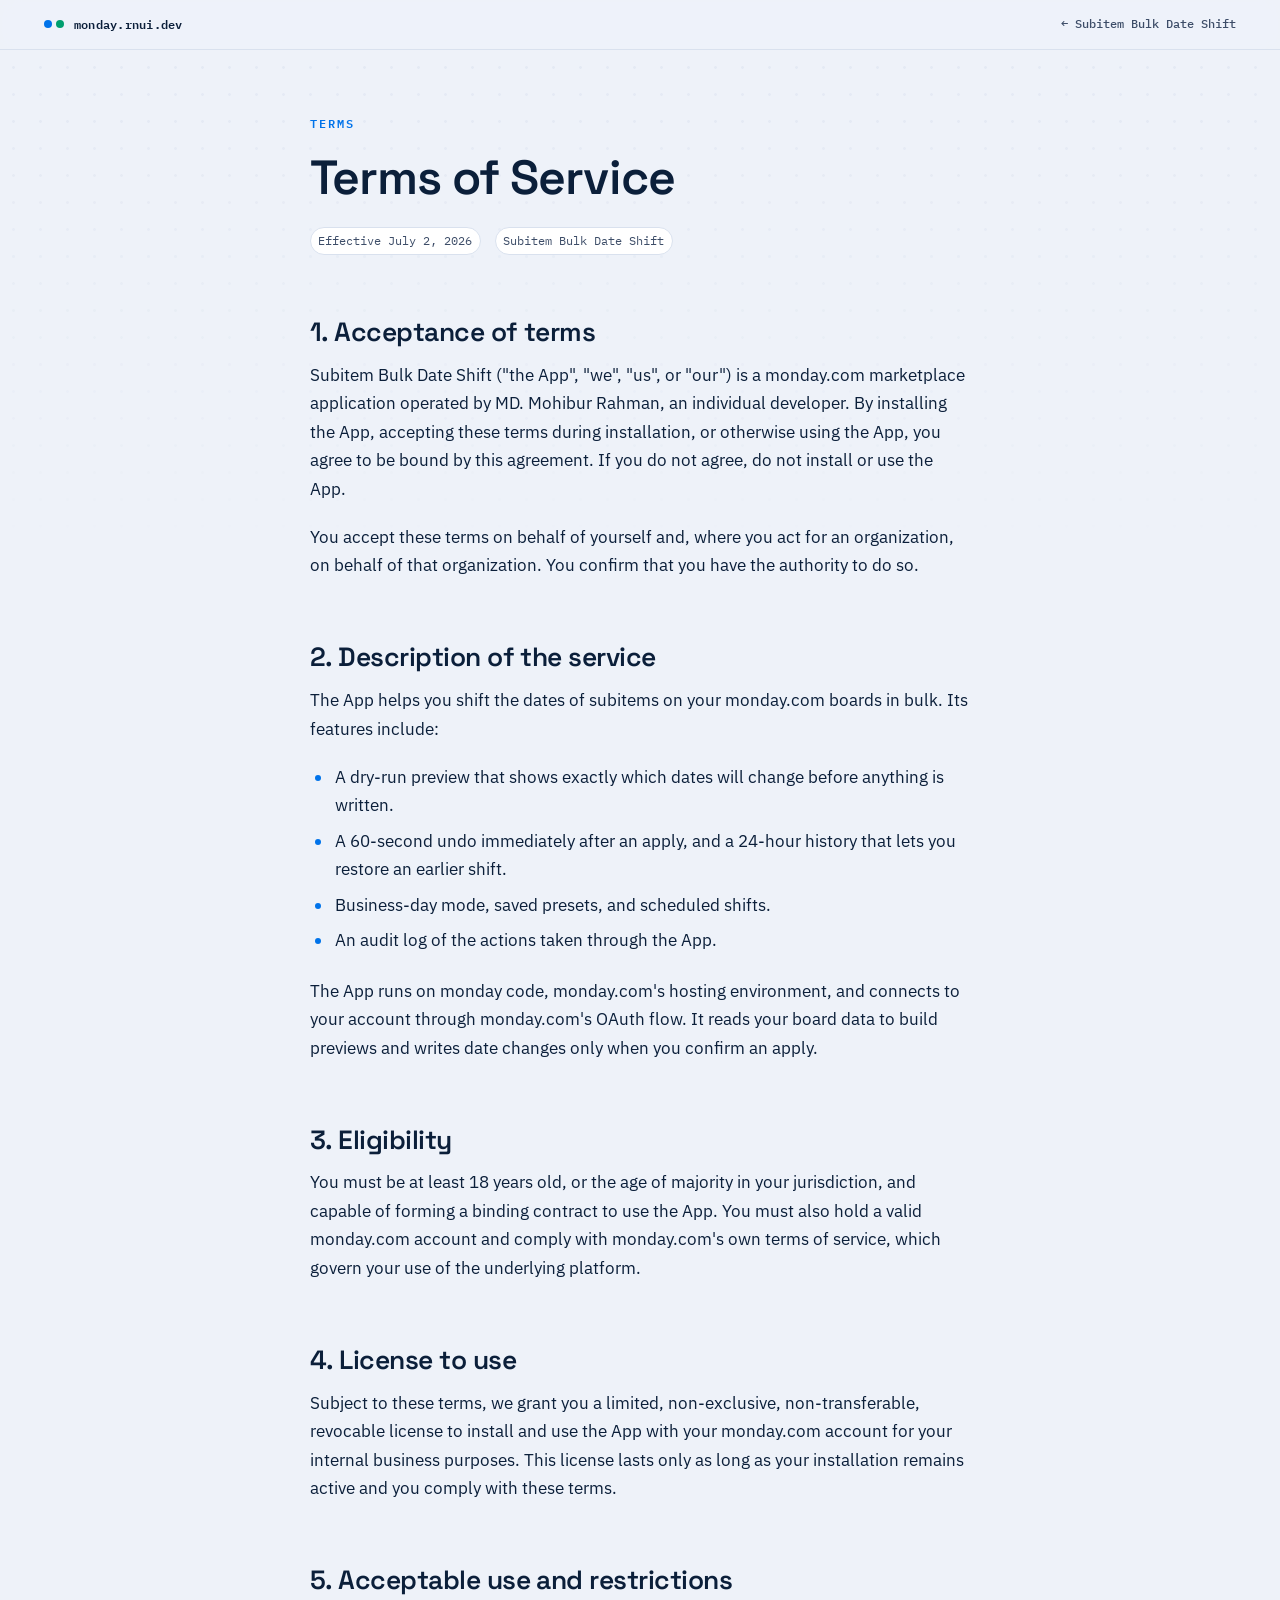
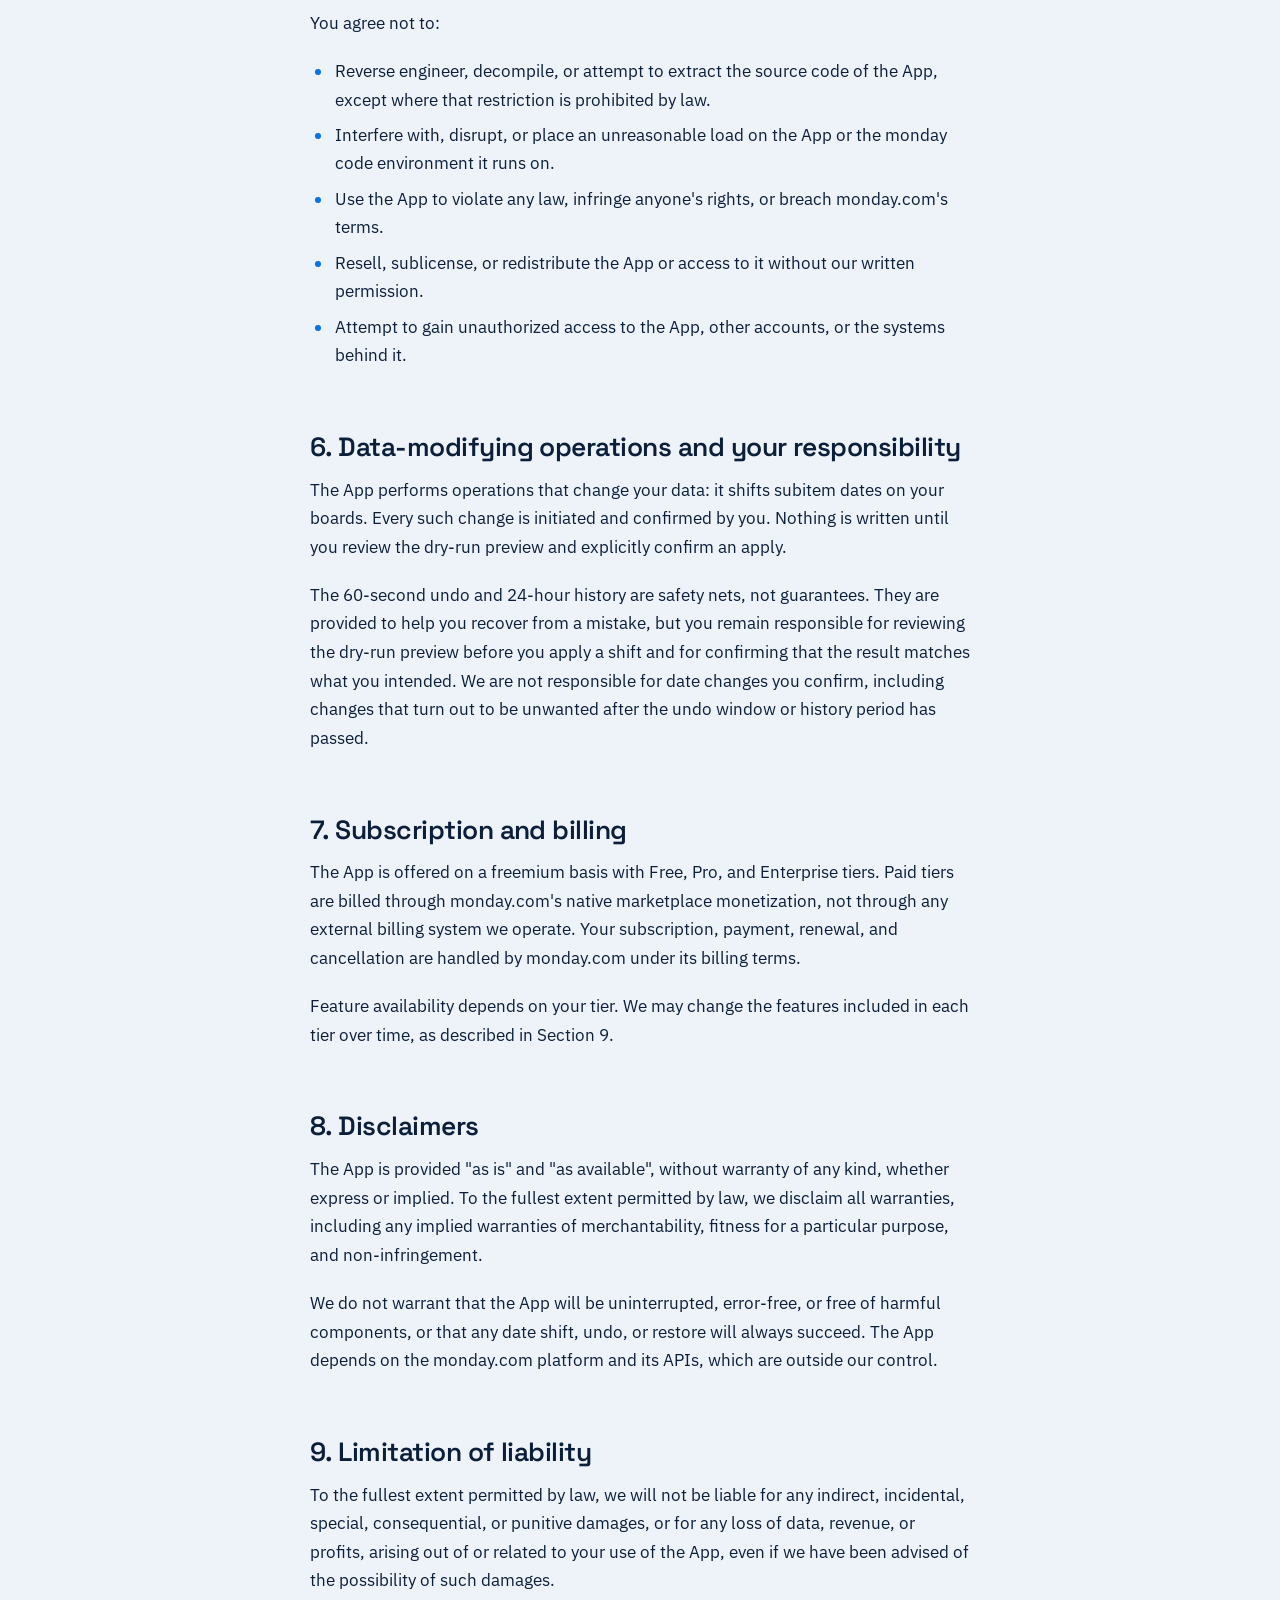
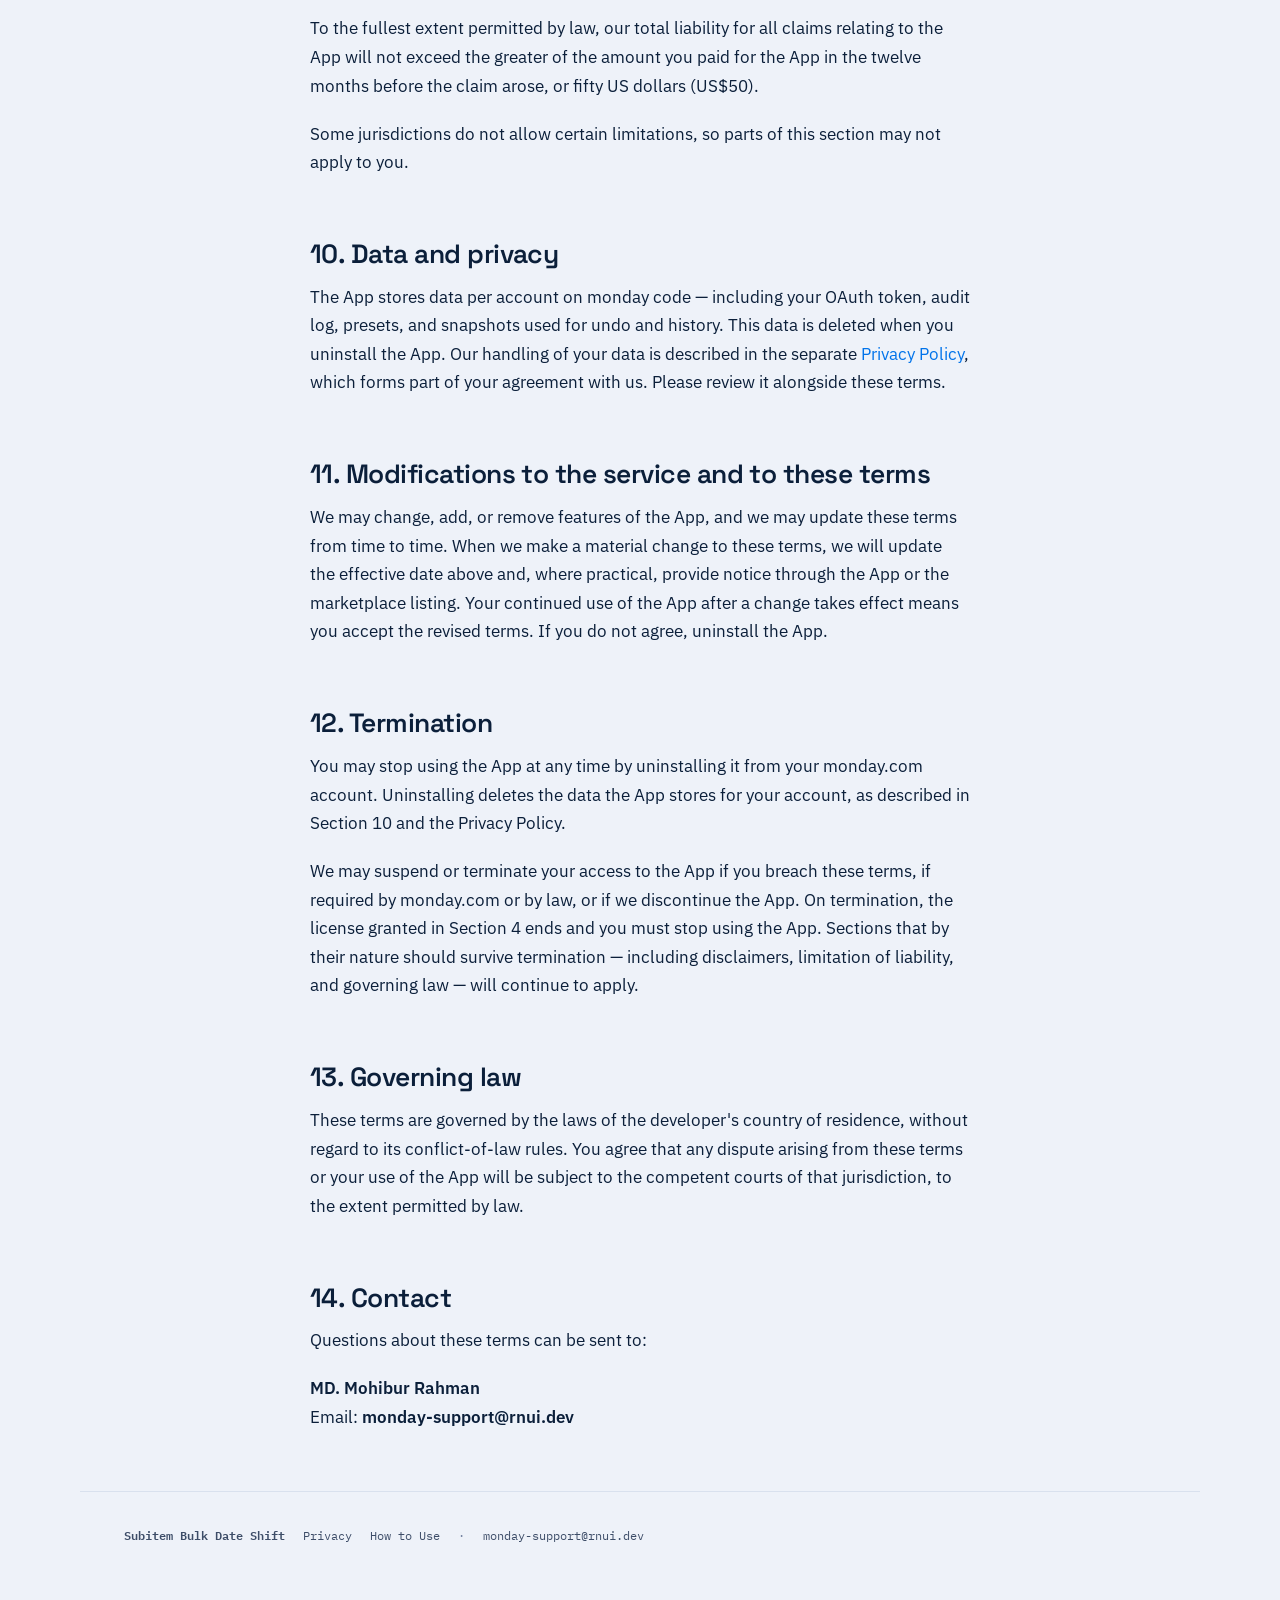
<file: subitem-bulk-date-shift/terms/index.html>
<!DOCTYPE html>
<html lang="en"><head>
<meta charset="utf-8"><meta name="viewport" content="width=device-width,initial-scale=1">
<title>Terms of Service — Subitem Bulk Date Shift</title>
<meta name="description" content="The terms you accept when you install and use Subitem Bulk Date Shift on monday.com.">
<meta name="robots" content="index,follow">
<link rel="preconnect" href="https://fonts.googleapis.com">
<link rel="preconnect" href="https://fonts.gstatic.com" crossorigin>
<link href="https://fonts.googleapis.com/css2?family=IBM+Plex+Mono:wght@500;600&family=IBM+Plex+Sans:wght@400;500;600&family=Space+Grotesk:wght@500;600;700&display=swap" rel="stylesheet">
<link rel="stylesheet" href="/assets/style.css">
</head>
<body>
<header class="masthead">
  <a class="wordmark" href="/"><span class="dot"></span>monday.rnui.dev</a>
  <a class="backlink" href="/subitem-bulk-date-shift/">← Subitem Bulk Date Shift</a>
</header>

<main class="shell"><article class="prose">
<p class="eyebrow">Terms</p>
<h1>Terms of Service</h1>
<p class="meta"><span class="chip">Effective July 2, 2026</span><span class="chip">Subitem Bulk Date Shift</span></p>

<h2>1. Acceptance of terms</h2>
<p>Subitem Bulk Date Shift ("the App", "we", "us", or "our") is a monday.com marketplace application operated by MD. Mohibur Rahman, an individual developer. By installing the App, accepting these terms during installation, or otherwise using the App, you agree to be bound by this agreement. If you do not agree, do not install or use the App.</p>
<p>You accept these terms on behalf of yourself and, where you act for an organization, on behalf of that organization. You confirm that you have the authority to do so.</p>

<h2>2. Description of the service</h2>
<p>The App helps you shift the dates of subitems on your monday.com boards in bulk. Its features include:</p>
<ul>
<li>A dry-run preview that shows exactly which dates will change before anything is written.</li>
<li>A 60-second undo immediately after an apply, and a 24-hour history that lets you restore an earlier shift.</li>
<li>Business-day mode, saved presets, and scheduled shifts.</li>
<li>An audit log of the actions taken through the App.</li>
</ul>
<p>The App runs on monday code, monday.com's hosting environment, and connects to your account through monday.com's OAuth flow. It reads your board data to build previews and writes date changes only when you confirm an apply.</p>

<h2>3. Eligibility</h2>
<p>You must be at least 18 years old, or the age of majority in your jurisdiction, and capable of forming a binding contract to use the App. You must also hold a valid monday.com account and comply with monday.com's own terms of service, which govern your use of the underlying platform.</p>

<h2>4. License to use</h2>
<p>Subject to these terms, we grant you a limited, non-exclusive, non-transferable, revocable license to install and use the App with your monday.com account for your internal business purposes. This license lasts only as long as your installation remains active and you comply with these terms.</p>

<h2>5. Acceptable use and restrictions</h2>
<p>You agree not to:</p>
<ul>
<li>Reverse engineer, decompile, or attempt to extract the source code of the App, except where that restriction is prohibited by law.</li>
<li>Interfere with, disrupt, or place an unreasonable load on the App or the monday code environment it runs on.</li>
<li>Use the App to violate any law, infringe anyone's rights, or breach monday.com's terms.</li>
<li>Resell, sublicense, or redistribute the App or access to it without our written permission.</li>
<li>Attempt to gain unauthorized access to the App, other accounts, or the systems behind it.</li>
</ul>

<h2>6. Data-modifying operations and your responsibility</h2>
<p>The App performs operations that change your data: it shifts subitem dates on your boards. Every such change is initiated and confirmed by you. Nothing is written until you review the dry-run preview and explicitly confirm an apply.</p>
<p>The 60-second undo and 24-hour history are safety nets, not guarantees. They are provided to help you recover from a mistake, but you remain responsible for reviewing the dry-run preview before you apply a shift and for confirming that the result matches what you intended. We are not responsible for date changes you confirm, including changes that turn out to be unwanted after the undo window or history period has passed.</p>

<h2>7. Subscription and billing</h2>
<p>The App is offered on a freemium basis with Free, Pro, and Enterprise tiers. Paid tiers are billed through monday.com's native marketplace monetization, not through any external billing system we operate. Your subscription, payment, renewal, and cancellation are handled by monday.com under its billing terms.</p>
<p>Feature availability depends on your tier. We may change the features included in each tier over time, as described in Section 9.</p>

<h2>8. Disclaimers</h2>
<p>The App is provided "as is" and "as available", without warranty of any kind, whether express or implied. To the fullest extent permitted by law, we disclaim all warranties, including any implied warranties of merchantability, fitness for a particular purpose, and non-infringement.</p>
<p>We do not warrant that the App will be uninterrupted, error-free, or free of harmful components, or that any date shift, undo, or restore will always succeed. The App depends on the monday.com platform and its APIs, which are outside our control.</p>

<h2>9. Limitation of liability</h2>
<p>To the fullest extent permitted by law, we will not be liable for any indirect, incidental, special, consequential, or punitive damages, or for any loss of data, revenue, or profits, arising out of or related to your use of the App, even if we have been advised of the possibility of such damages.</p>
<p>To the fullest extent permitted by law, our total liability for all claims relating to the App will not exceed the greater of the amount you paid for the App in the twelve months before the claim arose, or fifty US dollars (US$50).</p>
<p>Some jurisdictions do not allow certain limitations, so parts of this section may not apply to you.</p>

<h2>10. Data and privacy</h2>
<p>The App stores data per account on monday code — including your OAuth token, audit log, presets, and snapshots used for undo and history. This data is deleted when you uninstall the App. Our handling of your data is described in the separate <a href="/subitem-bulk-date-shift/privacy">Privacy Policy</a>, which forms part of your agreement with us. Please review it alongside these terms.</p>

<h2>11. Modifications to the service and to these terms</h2>
<p>We may change, add, or remove features of the App, and we may update these terms from time to time. When we make a material change to these terms, we will update the effective date above and, where practical, provide notice through the App or the marketplace listing. Your continued use of the App after a change takes effect means you accept the revised terms. If you do not agree, uninstall the App.</p>

<h2>12. Termination</h2>
<p>You may stop using the App at any time by uninstalling it from your monday.com account. Uninstalling deletes the data the App stores for your account, as described in Section 10 and the Privacy Policy.</p>
<p>We may suspend or terminate your access to the App if you breach these terms, if required by monday.com or by law, or if we discontinue the App. On termination, the license granted in Section 4 ends and you must stop using the App. Sections that by their nature should survive termination — including disclaimers, limitation of liability, and governing law — will continue to apply.</p>

<h2>13. Governing law</h2>
<p>These terms are governed by the laws of the developer's country of residence, without regard to its conflict-of-law rules. You agree that any dispute arising from these terms or your use of the App will be subject to the competent courts of that jurisdiction, to the extent permitted by law.</p>

<h2>14. Contact</h2>
<p>Questions about these terms can be sent to:</p>
<p><strong>MD. Mohibur Rahman</strong><br>Email: <strong>monday-support@rnui.dev</strong></p>
</article></main>

<footer class="site">
  <b>Subitem Bulk Date Shift</b>
  <a href="/subitem-bulk-date-shift/privacy">Privacy</a>
  <a href="/subitem-bulk-date-shift/guide">How to Use</a>
  <span>·</span>
  <a href="mailto:monday-support@rnui.dev">monday-support@rnui.dev</a>
</footer>
</body></html>
</file>
<file: assets/style.css>
/* monday.rnui.dev — Subitem Bulk Date Shift · docs & legal
   Design thesis: "the shift" — a date moved by an offset along a timeline.
   Display: Space Grotesk · Body: IBM Plex Sans · Data/dates: IBM Plex Mono */

:root{
  --ink:#0b1f3a;
  --ink-2:#3d4d68;
  --ink-3:#7280a0;
  --paper:#eef2f9;
  --surface:#ffffff;
  --line:#d9e1ee;
  --brand:#0073ea;
  --brand-deep:#0257b3;
  --brand-wash:#e6f0fd;
  --applied:#009f6f;          /* "after / applied" — the one counterpoint accent */
  --applied-wash:#e0f5ec;
  --radius:16px;
  --measure:66ch;
  --maxw:1120px;
  --pad:clamp(22px,5vw,44px);
  --font-display:"Space Grotesk",system-ui,sans-serif;
  --font-body:"IBM Plex Sans",system-ui,sans-serif;
  --font-mono:"IBM Plex Mono",ui-monospace,"SF Mono",monospace;
}

*{box-sizing:border-box}
html{-webkit-text-size-adjust:100%;scroll-behavior:smooth}
body{
  margin:0;color:var(--ink);background:var(--paper);
  font-family:var(--font-body);font-size:clamp(15px,.55vw + 13.5px,17px);line-height:1.68;
  -webkit-font-smoothing:antialiased;text-rendering:optimizeLegibility;
}
/* planner dot-grid — a calendar page, faded to nothing */
body::before{
  content:"";position:fixed;inset:0;z-index:-1;pointer-events:none;
  background-image:radial-gradient(var(--line) 1.1px,transparent 1.6px);
  background-size:27px 27px;opacity:.55;
  -webkit-mask-image:linear-gradient(180deg,#000,transparent 62%);
          mask-image:linear-gradient(180deg,#000,transparent 62%);
}

a{color:var(--brand);text-decoration:none}
a:hover{color:var(--brand-deep);text-decoration:underline;text-underline-offset:3px}
::selection{background:var(--brand);color:#fff}
:focus-visible{outline:2.5px solid var(--brand);outline-offset:3px;border-radius:4px}

/* ---- masthead ---- */
.masthead{
  position:sticky;top:0;z-index:20;
  display:flex;align-items:center;justify-content:space-between;gap:16px;
  padding:14px var(--pad);
  background:color-mix(in srgb,var(--paper) 82%,transparent);
  backdrop-filter:saturate(1.4) blur(10px);
  -webkit-backdrop-filter:saturate(1.4) blur(10px);
  border-bottom:1px solid var(--line);
}
.wordmark{
  display:inline-flex;align-items:center;gap:22px;
  font-family:var(--font-mono);font-size:.78rem;font-weight:600;letter-spacing:.02em;
  color:var(--ink);
}
.wordmark:hover{text-decoration:none;color:var(--ink)}
.wordmark .dot{width:8px;height:8px;border-radius:50%;
  background:var(--brand);box-shadow:12px 0 0 0 var(--applied)}
.masthead nav{display:flex;gap:18px;font-family:var(--font-mono);font-size:.76rem;font-weight:500}
.masthead nav a{color:var(--ink-2)}
.backlink{font-family:var(--font-mono);font-size:.76rem;font-weight:500;color:var(--ink-2)}
.backlink:hover{color:var(--brand)}

/* ---- shell ---- */
.shell{max-width:var(--maxw);margin:0 auto;padding:0 var(--pad)}
.prose{max-width:var(--measure);margin:0 auto;padding:clamp(30px,6vw,64px) 0 40px}
footer.site{
  max-width:var(--maxw);margin:0 auto;padding:34px var(--pad) 60px;
  border-top:1px solid var(--line);
  display:flex;flex-wrap:wrap;gap:6px 18px;align-items:baseline;
  font-family:var(--font-mono);font-size:.74rem;color:var(--ink-3)}
footer.site b{color:var(--ink-2);font-weight:600}
footer.site a{color:var(--ink-2)}

/* ---- shared type ---- */
.eyebrow{
  font-family:var(--font-mono);font-size:.72rem;font-weight:600;
  letter-spacing:.18em;text-transform:uppercase;color:var(--brand);margin:0 0 18px}
h1,h2,h3{font-family:var(--font-display);color:var(--ink);
  letter-spacing:-.02em;line-height:1.12;text-wrap:balance}
h1{font-size:clamp(2rem,4.4vw,3rem);font-weight:600;margin:.1em 0 .5em}
h2{font-size:clamp(1.28rem,2.4vw,1.65rem);font-weight:600;margin:2.4em 0 .5em}
h3{font-size:1.12rem;font-weight:600;margin:1.9em 0 .4em;letter-spacing:-.01em}
p{margin:0 0 1.15em}
strong{font-weight:600;color:var(--ink)}
em{color:var(--ink-2)}
hr{border:0;height:1px;background:var(--line);margin:2.6em 0}

.prose ul,.prose ol{margin:0 0 1.3em;padding-left:1.35em}
.prose li{margin:.4em 0;padding-left:.15em}
.prose li::marker{color:var(--brand)}
.prose ol li::marker{font-family:var(--font-mono);font-size:.82em;color:var(--ink-3)}

code{font-family:var(--font-mono);font-size:.86em;font-weight:500;
  background:var(--surface);border:1px solid var(--line);
  padding:.1em .42em;border-radius:6px;color:var(--brand-deep);white-space:nowrap}

blockquote{margin:1.8em 0;padding:18px 22px;background:var(--surface);
  border:1px solid var(--line);border-left:3px solid var(--brand);border-radius:0 12px 12px 0}
blockquote p:last-child{margin:0}

/* dates & data tables — mono, tabular */
table{border-collapse:separate;border-spacing:0;width:100%;margin:1.6em 0;
  font-size:.93rem;background:var(--surface);border:1px solid var(--line);
  border-radius:12px;overflow:hidden}
th,td{padding:.72em .9em;text-align:left;vertical-align:top;border-bottom:1px solid var(--line)}
tr:last-child td{border-bottom:0}
thead th{font-family:var(--font-mono);font-size:.72rem;font-weight:600;
  letter-spacing:.06em;text-transform:uppercase;color:var(--ink-3);
  background:color-mix(in srgb,var(--paper) 60%,var(--surface))}
tbody tr:hover{background:color-mix(in srgb,var(--brand-wash) 40%,var(--surface))}
/* first column of the plans/scope tables reads as a label */
tbody td:first-child{font-weight:600}

/* effective-date / meta line under an h1 */
.meta{font-family:var(--font-mono);font-size:.78rem;color:var(--ink-3);
  margin:-.2em 0 2em;display:flex;flex-wrap:wrap;gap:6px 14px;align-items:center}
.meta .chip{color:var(--ink-2);background:var(--surface);border:1px solid var(--line);
  padding:.2em .6em;border-radius:999px}

/* =========================================================
   LANDING — hero + the shift signature + doc index
   ========================================================= */
.hero{padding:clamp(44px,9vw,96px) 0 clamp(30px,6vw,54px);max-width:none}
.hero-title{font-size:clamp(2.3rem,6.2vw,4.1rem);font-weight:600;
  margin:0 0 .5em;max-width:14ch}
.hero-sub{font-size:clamp(1.02rem,1.5vw,1.22rem);color:var(--ink-2);
  max-width:52ch;margin:0}

/* the signature: a due date shifted along a timeline */
.shift{
  --nodew:clamp(84px,20vw,150px);
  display:flex;align-items:flex-start;gap:clamp(10px,2.5vw,26px);
  margin:clamp(30px,5vw,48px) 0 clamp(34px,6vw,56px);
  max-width:560px}
.shift-node{width:var(--nodew);flex:0 0 auto;text-align:center}
.shift-date{display:block;font-family:var(--font-mono);font-weight:600;
  font-size:clamp(1.3rem,4.2vw,2.1rem);letter-spacing:-.02em;color:var(--ink)}
.shift-node.is-before .shift-date{color:var(--ink-3)}
.shift-node.is-after .shift-date{color:var(--applied);
  text-decoration:underline;text-decoration-thickness:2px;text-underline-offset:5px}
.shift-tag{display:block;margin-top:8px;font-family:var(--font-mono);
  font-size:.68rem;font-weight:600;letter-spacing:.14em;text-transform:uppercase;color:var(--ink-3)}
.shift-track{position:relative;flex:1 1 auto;height:calc(clamp(1.3rem,4.2vw,2.1rem) + 2px);
  display:flex;align-items:center}
.shift-track::before{content:"";position:absolute;left:0;right:0;height:2px;
  background:linear-gradient(90deg,var(--ink-3),var(--brand));
  transform:scaleX(1);transform-origin:left;border-radius:2px}
.shift-track::after{content:"";position:absolute;right:0;top:50%;
  width:9px;height:9px;margin-top:-4.5px;border-radius:50%;background:var(--brand)}
.shift-delta{position:relative;margin:0 auto;
  font-family:var(--font-mono);font-size:clamp(.76rem,1.4vw,.9rem);font-weight:600;
  color:#fff;background:var(--brand);
  padding:.34em .74em;border-radius:999px;white-space:nowrap;
  box-shadow:0 6px 16px -6px color-mix(in srgb,var(--brand) 70%,transparent)}

/* doc index — typographic rows, differentiated by type tag (no fake numbering) */
.docindex{border-top:1px solid var(--line);margin:0;max-width:760px}
.doc{display:grid;grid-template-columns:1fr auto;align-items:center;gap:8px 20px;
  padding:22px 4px;border-bottom:1px solid var(--line);color:inherit}
.doc:hover{text-decoration:none}
.doc-main{min-width:0}
.doc-title{display:block;font-family:var(--font-display);font-weight:600;font-size:1.32rem;
  letter-spacing:-.01em;color:var(--ink);transition:transform .18s ease}
.doc-desc{display:block}
.doc:hover .doc-title{transform:translateX(6px);color:var(--brand-deep)}
.doc-desc{color:var(--ink-2);font-size:.96rem;margin-top:2px}
.doc-side{display:flex;align-items:center;gap:14px;
  font-family:var(--font-mono);font-size:.72rem;font-weight:600;
  letter-spacing:.08em;text-transform:uppercase;color:var(--ink-3);white-space:nowrap}
.doc-arrow{font-size:1.3rem;color:var(--brand);transition:transform .18s ease}
.doc:hover .doc-arrow{transform:translateX(5px)}

/* small feature strip on landing */
.facts{display:flex;flex-wrap:wrap;gap:10px 12px;margin:8px 0 4px;max-width:760px}
.fact{font-family:var(--font-mono);font-size:.76rem;color:var(--ink-2);
  background:var(--surface);border:1px solid var(--line);border-radius:999px;
  padding:.4em .85em}
.fact b{color:var(--brand-deep)}

/* =========================================================
   motion — one orchestrated load; reduced-motion respected
   ========================================================= */
@media (prefers-reduced-motion:no-preference){
  .anim .shift-track::before{transform:scaleX(0);animation:draw .6s .25s ease-out forwards}
  .anim .shift-track::after{opacity:0;animation:pop .3s .8s ease-out forwards}
  .anim .shift-delta{opacity:0;transform:translateX(-30px);animation:slide .45s .5s ease-out forwards}
  .anim .shift-node.is-after{opacity:0;transform:translateX(14px);animation:slide .5s .75s ease-out forwards}
  .anim .hero-title,.anim .eyebrow,.anim .hero-sub{opacity:0;animation:rise .6s ease-out forwards}
  .anim .eyebrow{animation-delay:.02s}
  .anim .hero-title{animation-delay:.08s}
  .anim .hero-sub{animation-delay:.16s}
}
@keyframes draw{to{transform:scaleX(1)}}
@keyframes pop{from{opacity:0;transform:scale(.4)}to{opacity:1;transform:scale(1)}}
@keyframes slide{to{opacity:1;transform:translateX(0)}}
@keyframes rise{from{opacity:0;transform:translateY(12px)}to{opacity:1;transform:translateY(0)}}

/* ---- responsive ---- */
@media (max-width:560px){
  .shift{--nodew:74px}
  .doc{grid-template-columns:1fr;gap:6px}
  .doc-side{justify-content:flex-start}
  .masthead nav{gap:12px}
}
</file>
